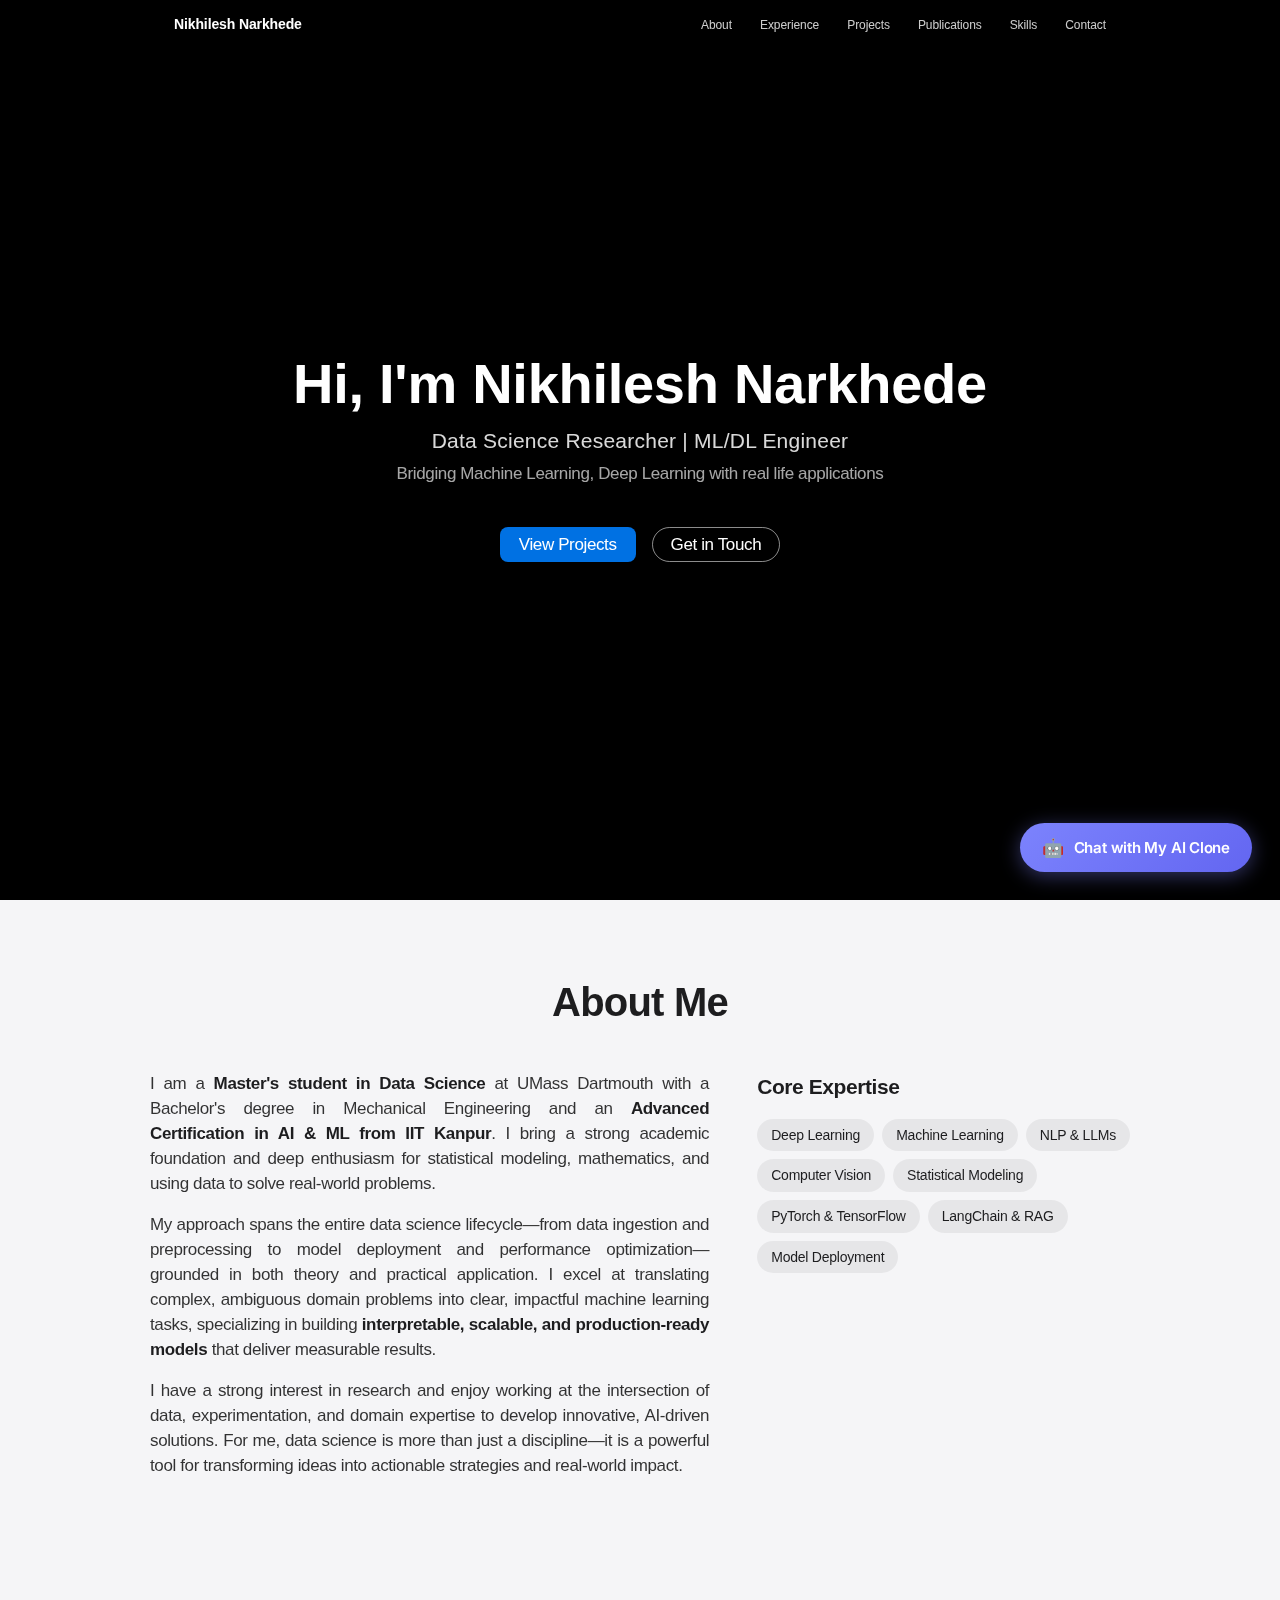
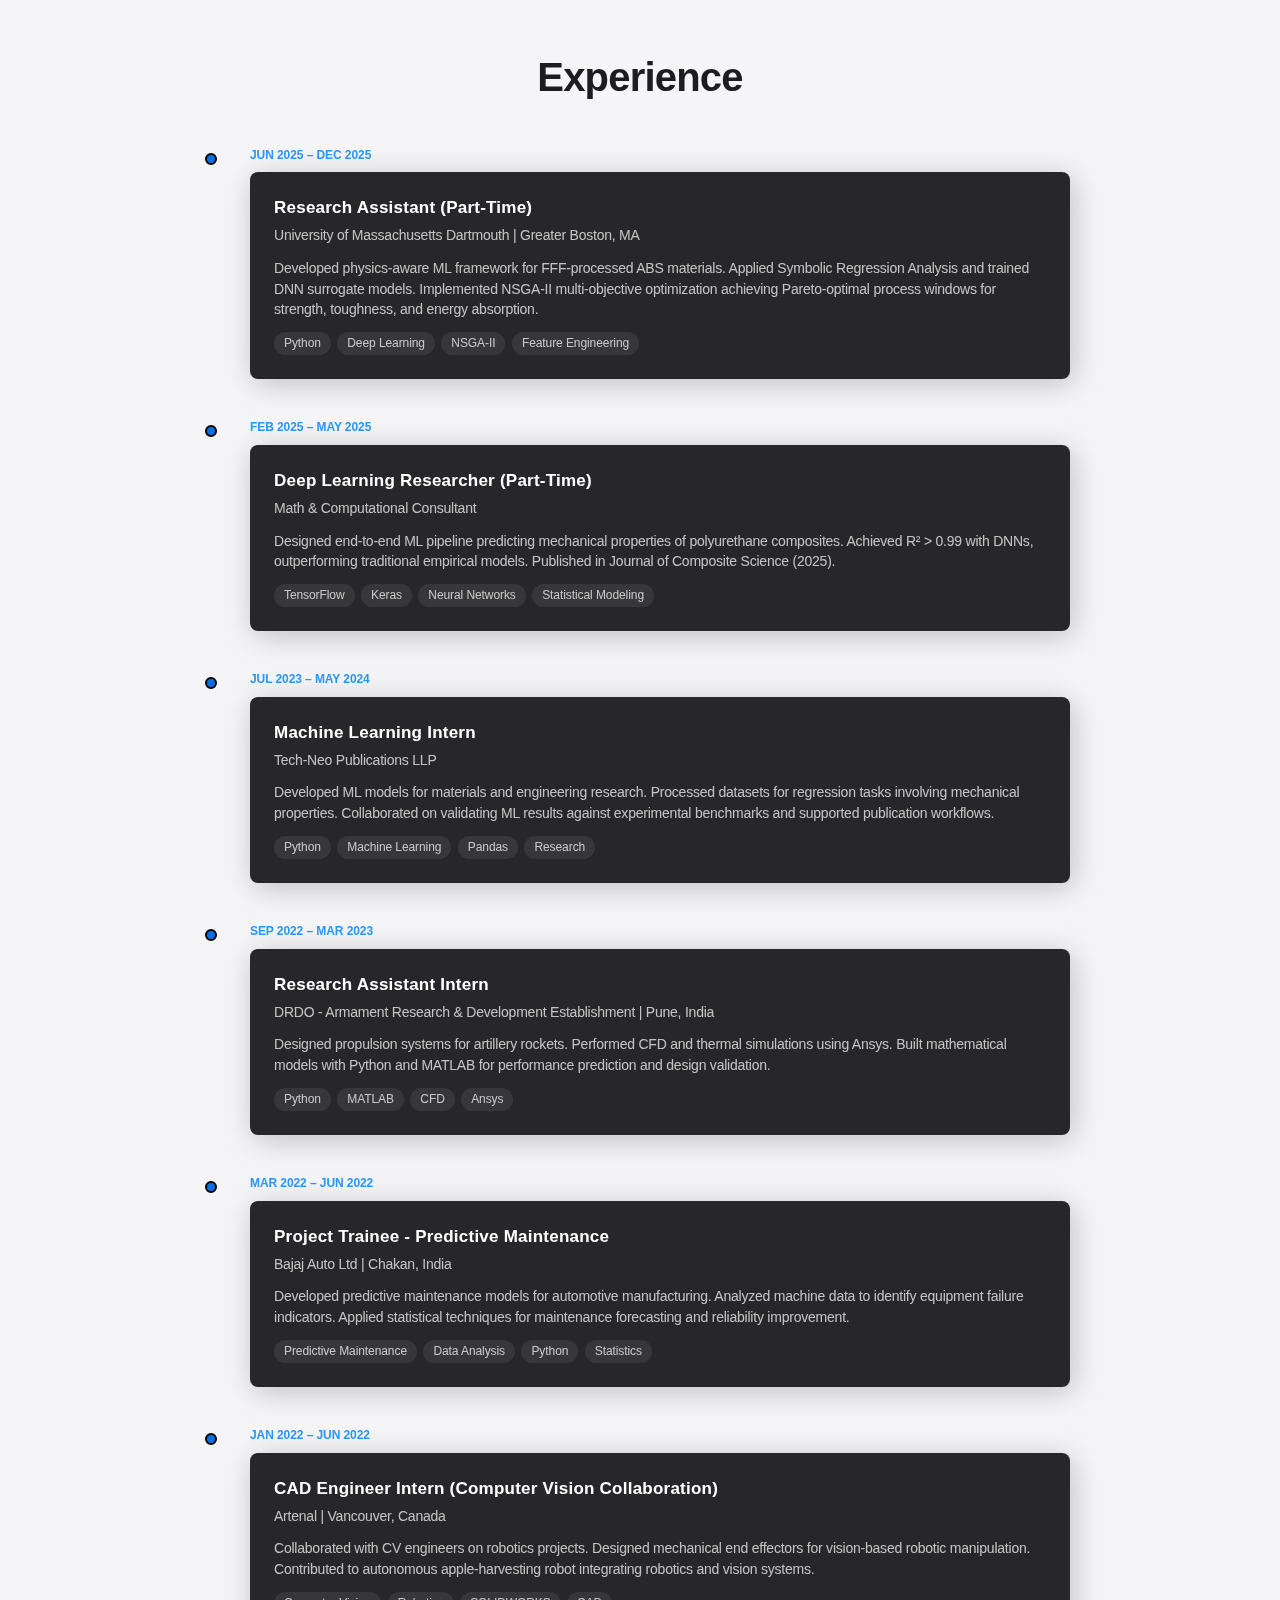
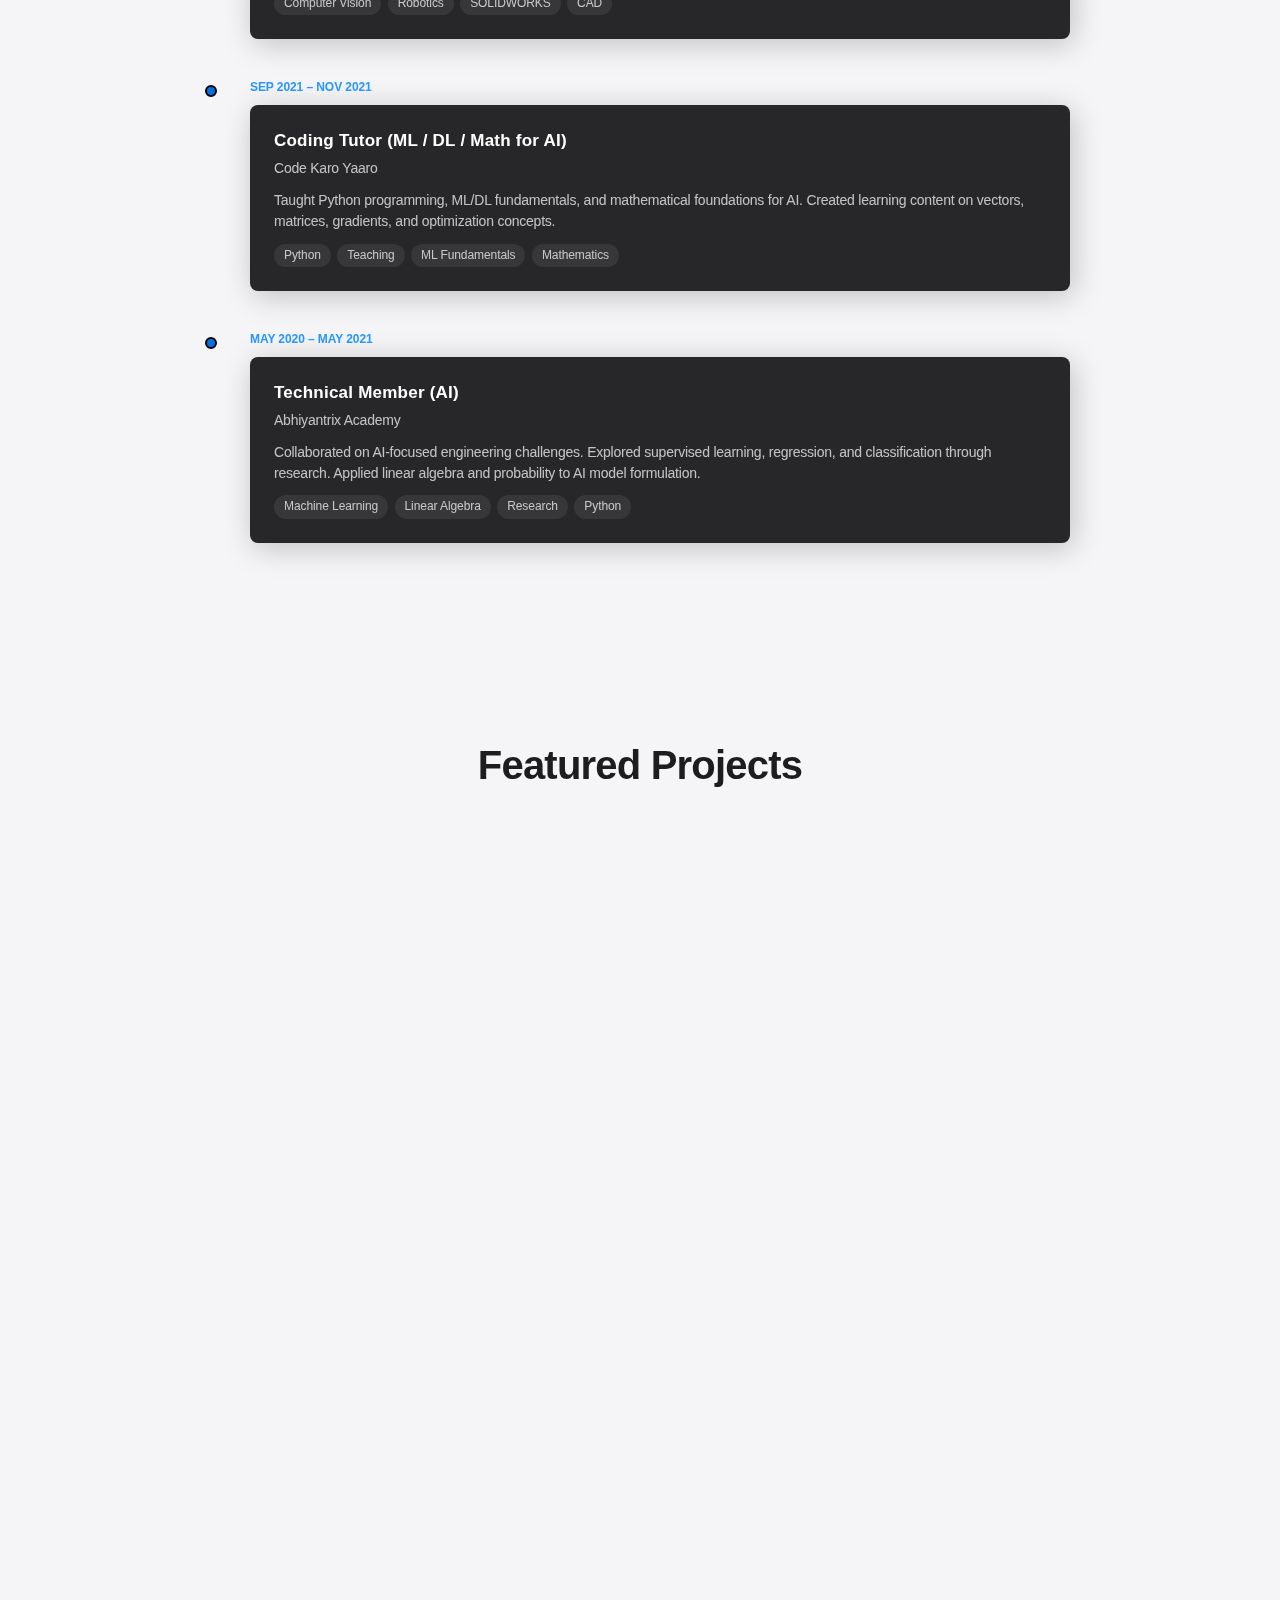
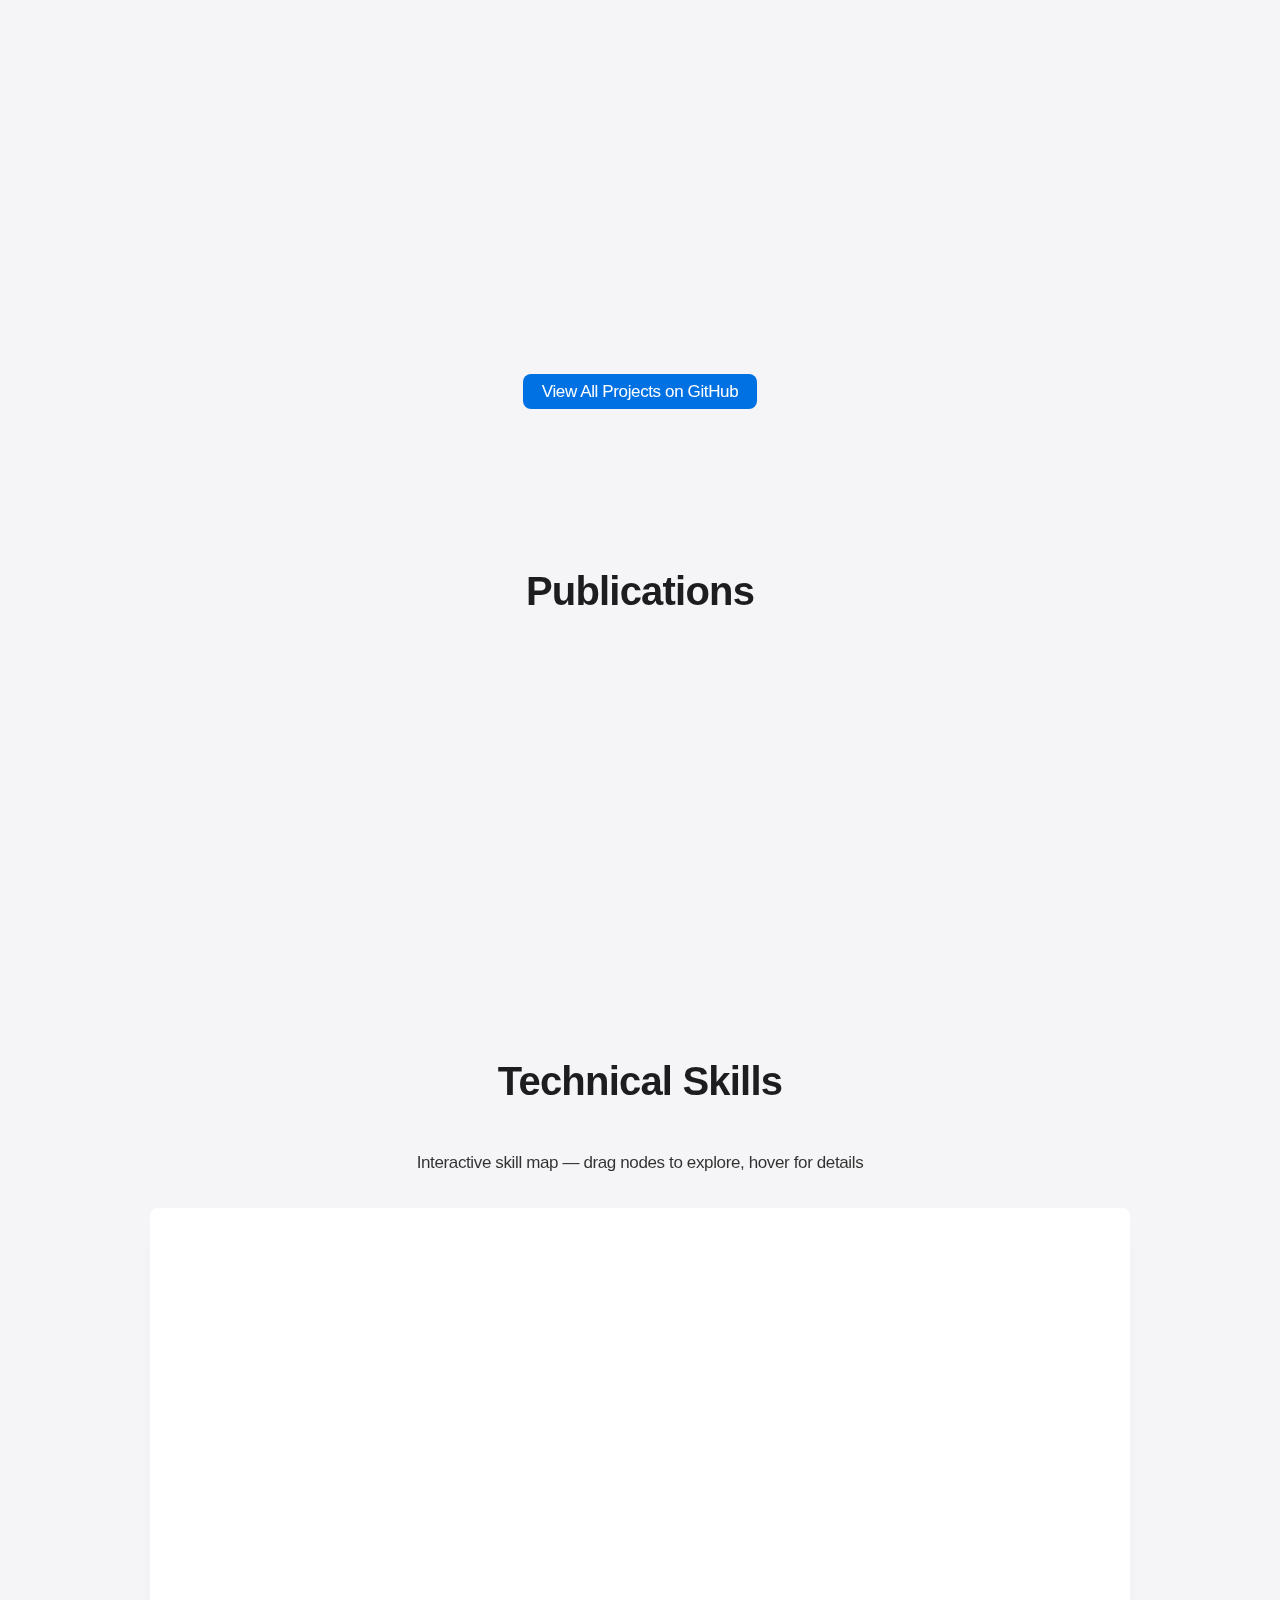
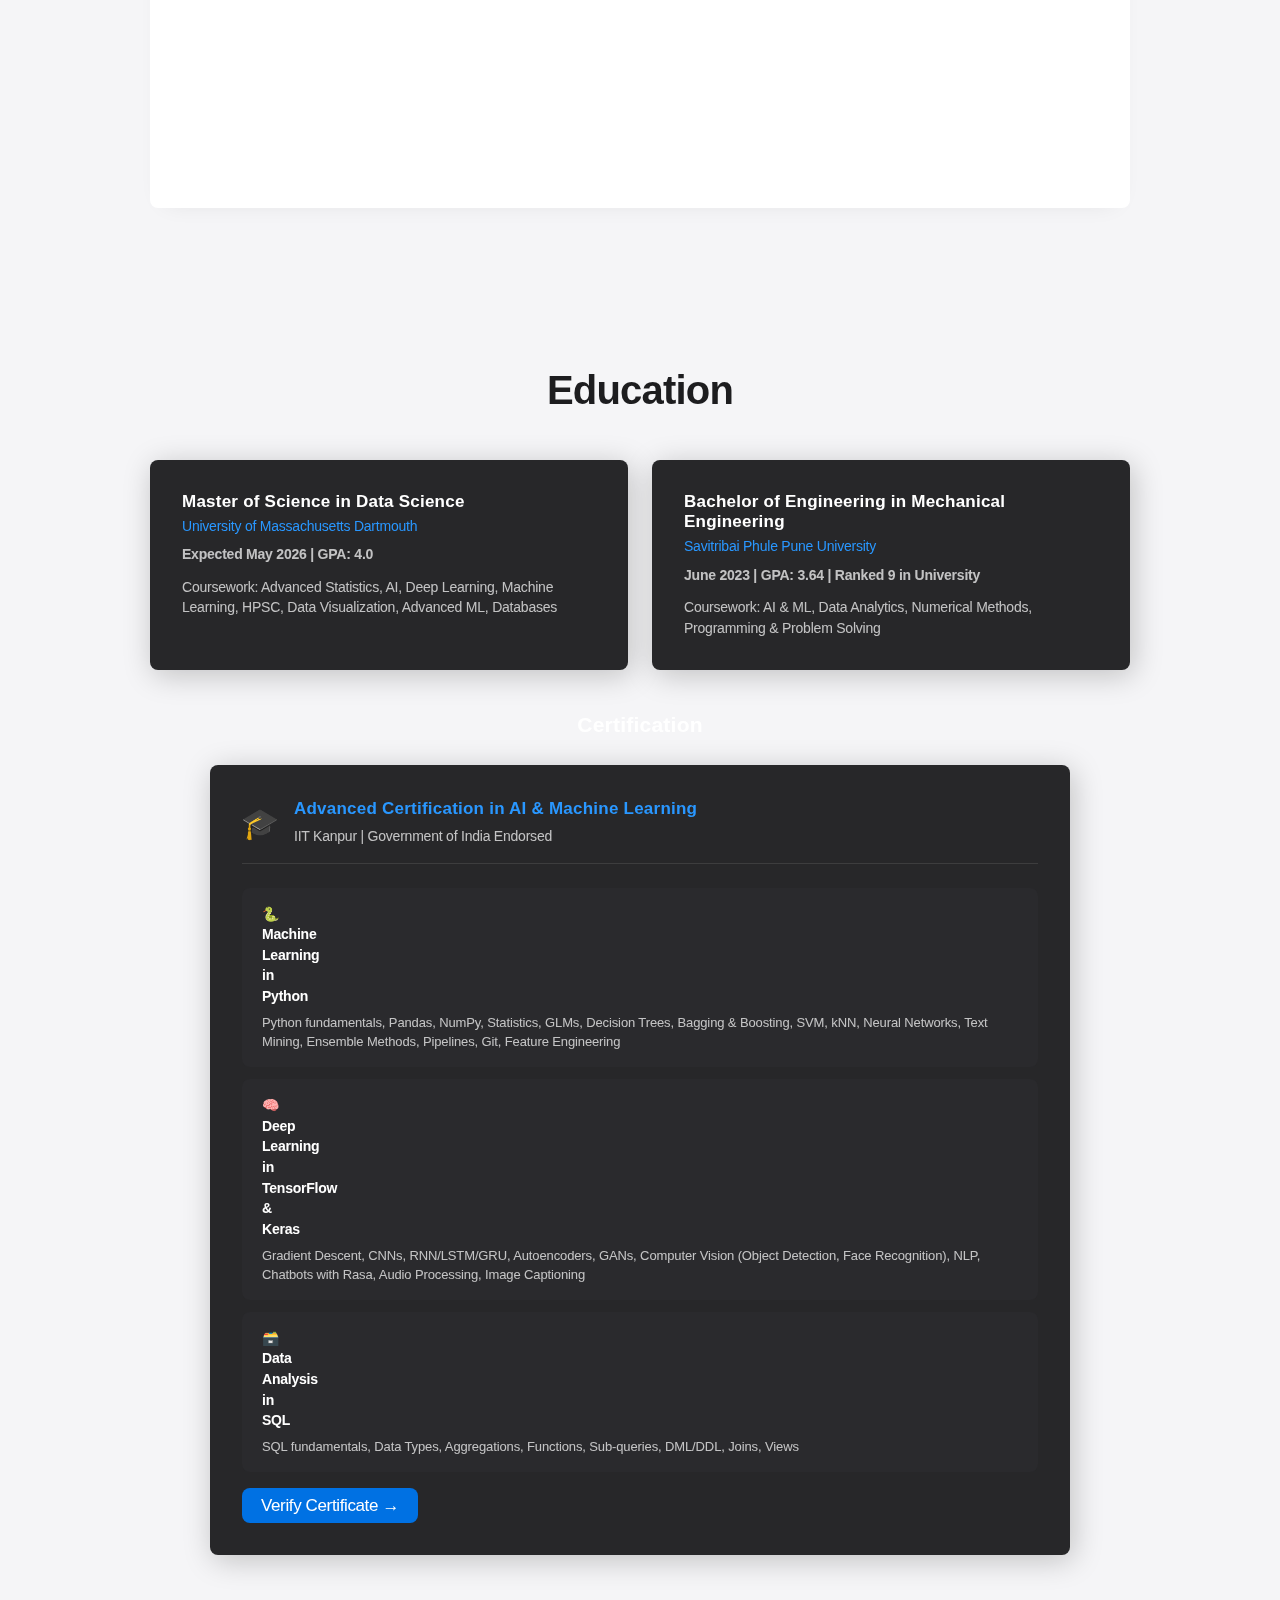
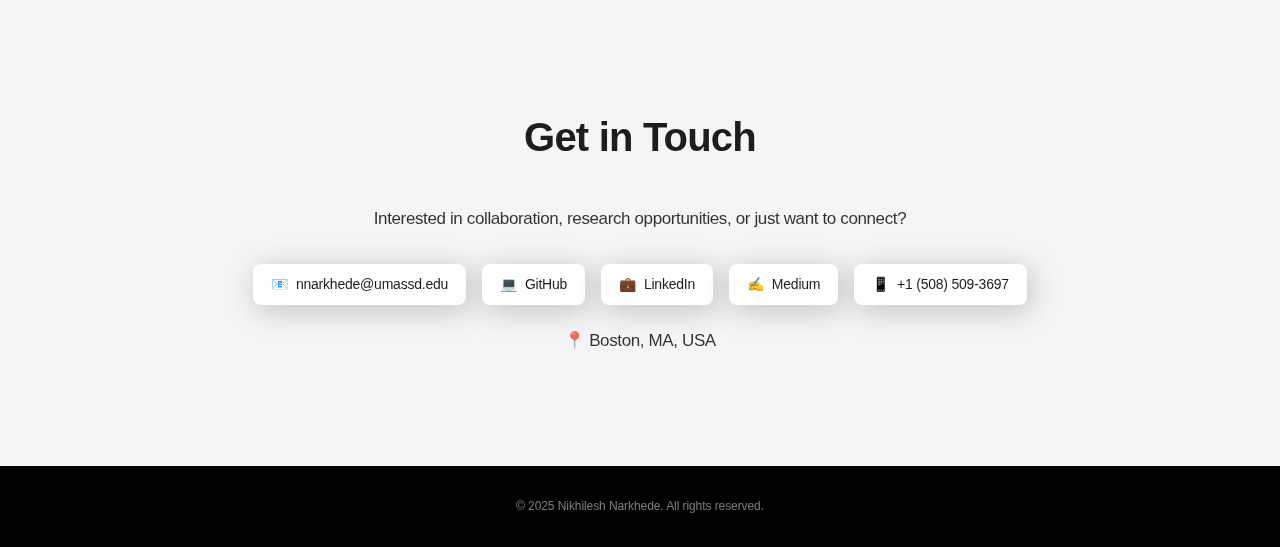
<file: index.html>
<!DOCTYPE html>
<html lang="en">
<head>
    <meta charset="UTF-8">
    <meta name="viewport" content="width=device-width, initial-scale=1.0">
    <meta name="description" content="Nikhilesh Narkhede - Data Science Researcher | ML/DL Engineer ">
    <title>Nikhilesh Narkhede | Portfolio</title>
    <link rel="stylesheet" href="assets/css/style.css">
    <link rel="preconnect" href="https://fonts.googleapis.com">
    <link rel="preconnect" href="https://fonts.gstatic.com" crossorigin>
    <link href="https://fonts.googleapis.com/css2?family=Inter:wght@300;400;500;600;700&display=swap" rel="stylesheet">
    <script src="https://d3js.org/d3.v7.min.js"></script>
</head>
<body>
    <nav class="navbar">
        <div class="nav-container">
            <a href="#" class="nav-logo">Nikhilesh Narkhede</a>
            <ul class="nav-menu">
                <li><a href="#about">About</a></li>
                <li><a href="#experience">Experience</a></li>
                <li><a href="#projects">Projects</a></li>
                <li><a href="#publications">Publications</a></li>
                <li><a href="#skills">Skills</a></li>
                <li><a href="#contact">Contact</a></li>
            </ul>
            <div class="hamburger">
                <span></span>
                <span></span>
                <span></span>
            </div>
        </div>
    </nav>

    <header class="hero">
        <div class="hero-content">
            <h1>Hi, I'm <span class="highlight">Nikhilesh Narkhede</span></h1>
            <p class="tagline">Data Science Researcher | ML/DL Engineer</p>
            <p class="subtitle">Bridging Machine Learning, Deep Learning with real life applications</p>
            <div class="cta-buttons">
                <a href="#projects" class="btn btn-primary">View Projects</a>
                <a href="#contact" class="btn btn-secondary">Get in Touch</a>
            </div>
        </div>
    </header>

    <section id="about" class="section">
        <div class="container">
            <h2 class="section-title">About Me</h2>
            <div class="about-content">
                <div class="about-text">
                    <p>I am a <strong>Master's student in Data Science</strong> at UMass Dartmouth with a Bachelor's degree in Mechanical Engineering and an <strong><a href="https://verify.eicta.digitalcredentials.in/65e424b5-68ff-44eb-b974-fc73e27add6c" target="_blank" style="color: var(--warm-coral);">Advanced Certification in AI & ML from IIT Kanpur</a></strong>. I bring a strong academic foundation and deep enthusiasm for statistical modeling, mathematics, and using data to solve real-world problems.</p>
                    <p>My approach spans the entire data science lifecycle—from data ingestion and preprocessing to model deployment and performance optimization—grounded in both theory and practical application. I excel at translating complex, ambiguous domain problems into clear, impactful machine learning tasks, specializing in building <strong>interpretable, scalable, and production-ready models</strong> that deliver measurable results.</p>
                    <p>I have a strong interest in research and enjoy working at the intersection of data, experimentation, and domain expertise to develop innovative, AI-driven solutions. For me, data science is more than just a discipline—it is a powerful tool for transforming ideas into actionable strategies and real-world impact.</p>
                </div>
                <div class="skills">
                    <h3>Core Expertise</h3>
                    <div class="skill-tags">
                        <span>Deep Learning</span>
                        <span>Machine Learning</span>
                        <span>NLP & LLMs</span>
                        <span>Computer Vision</span>
                        <span>Statistical Modeling</span>
                        <span>PyTorch & TensorFlow</span>
                        <span>LangChain & RAG</span>
                        <span>Model Deployment</span>
                    </div>
                </div>
            </div>
        </div>
    </section>

    <section id="experience" class="section section-alt">
        <div class="container">
            <h2 class="section-title">Experience</h2>
            <div class="timeline">
                <div class="timeline-item">
                    <div class="timeline-date">Jun 2025 – Dec 2025</div>
                    <div class="timeline-content">
                        <h3>Research Assistant (Part-Time)</h3>
                        <h4>University of Massachusetts Dartmouth | Greater Boston, MA</h4>
                        <p>Developed physics-aware ML framework for FFF-processed ABS materials. Applied Symbolic Regression Analysis and trained DNN surrogate models. Implemented NSGA-II multi-objective optimization achieving Pareto-optimal process windows for strength, toughness, and energy absorption.</p>
                        <div class="exp-tags">
                            <span>Python</span>
                            <span>Deep Learning</span>
                            <span>NSGA-II</span>
                            <span>Feature Engineering</span>
                        </div>
                    </div>
                </div>
                <div class="timeline-item">
                    <div class="timeline-date">Feb 2025 – May 2025</div>
                    <div class="timeline-content">
                        <h3>Deep Learning Researcher (Part-Time)</h3>
                        <h4>Math & Computational Consultant</h4>
                        <p>Designed end-to-end ML pipeline predicting mechanical properties of polyurethane composites. Achieved R² > 0.99 with DNNs, outperforming traditional empirical models. Published in Journal of Composite Science (2025).</p>
                        <div class="exp-tags">
                            <span>TensorFlow</span>
                            <span>Keras</span>
                            <span>Neural Networks</span>
                            <span>Statistical Modeling</span>
                        </div>
                    </div>
                </div>
                <div class="timeline-item">
                    <div class="timeline-date">Jul 2023 – May 2024</div>
                    <div class="timeline-content">
                        <h3>Machine Learning Intern</h3>
                        <h4>Tech-Neo Publications LLP</h4>
                        <p>Developed ML models for materials and engineering research. Processed datasets for regression tasks involving mechanical properties. Collaborated on validating ML results against experimental benchmarks and supported publication workflows.</p>
                        <div class="exp-tags">
                            <span>Python</span>
                            <span>Machine Learning</span>
                            <span>Pandas</span>
                            <span>Research</span>
                        </div>
                    </div>
                </div>
                <div class="timeline-item">
                    <div class="timeline-date">Sep 2022 – Mar 2023</div>
                    <div class="timeline-content">
                        <h3>Research Assistant Intern</h3>
                        <h4>DRDO - Armament Research & Development Establishment | Pune, India</h4>
                        <p>Designed propulsion systems for artillery rockets. Performed CFD and thermal simulations using Ansys. Built mathematical models with Python and MATLAB for performance prediction and design validation.</p>
                        <div class="exp-tags">
                            <span>Python</span>
                            <span>MATLAB</span>
                            <span>CFD</span>
                            <span>Ansys</span>
                        </div>
                    </div>
                </div>
                <div class="timeline-item">
                    <div class="timeline-date">Mar 2022 – Jun 2022</div>
                    <div class="timeline-content">
                        <h3>Project Trainee - Predictive Maintenance</h3>
                        <h4>Bajaj Auto Ltd | Chakan, India</h4>
                        <p>Developed predictive maintenance models for automotive manufacturing. Analyzed machine data to identify equipment failure indicators. Applied statistical techniques for maintenance forecasting and reliability improvement.</p>
                        <div class="exp-tags">
                            <span>Predictive Maintenance</span>
                            <span>Data Analysis</span>
                            <span>Python</span>
                            <span>Statistics</span>
                        </div>
                    </div>
                </div>
                <div class="timeline-item">
                    <div class="timeline-date">Jan 2022 – Jun 2022</div>
                    <div class="timeline-content">
                        <h3>CAD Engineer Intern (Computer Vision Collaboration)</h3>
                        <h4>Artenal | Vancouver, Canada</h4>
                        <p>Collaborated with CV engineers on robotics projects. Designed mechanical end effectors for vision-based robotic manipulation. Contributed to autonomous apple-harvesting robot integrating robotics and vision systems.</p>
                        <div class="exp-tags">
                            <span>Computer Vision</span>
                            <span>Robotics</span>
                            <span>SOLIDWORKS</span>
                            <span>CAD</span>
                        </div>
                    </div>
                </div>
                <div class="timeline-item">
                    <div class="timeline-date">Sep 2021 – Nov 2021</div>
                    <div class="timeline-content">
                        <h3>Coding Tutor (ML / DL / Math for AI)</h3>
                        <h4>Code Karo Yaaro</h4>
                        <p>Taught Python programming, ML/DL fundamentals, and mathematical foundations for AI. Created learning content on vectors, matrices, gradients, and optimization concepts.</p>
                        <div class="exp-tags">
                            <span>Python</span>
                            <span>Teaching</span>
                            <span>ML Fundamentals</span>
                            <span>Mathematics</span>
                        </div>
                    </div>
                </div>
                <div class="timeline-item">
                    <div class="timeline-date">May 2020 – May 2021</div>
                    <div class="timeline-content">
                        <h3>Technical Member (AI)</h3>
                        <h4>Abhiyantrix Academy</h4>
                        <p>Collaborated on AI-focused engineering challenges. Explored supervised learning, regression, and classification through research. Applied linear algebra and probability to AI model formulation.</p>
                        <div class="exp-tags">
                            <span>Machine Learning</span>
                            <span>Linear Algebra</span>
                            <span>Research</span>
                            <span>Python</span>
                        </div>
                    </div>
                </div>
            </div>
        </div>
    </section>

    <section id="projects" class="section">
        <div class="container">
            <h2 class="section-title">Featured Projects</h2>
            <div class="projects-grid">
                <div class="project-card">
                    <h3>🤖 Job Application Assistant</h3>
                    <p>LLM-powered AI application automating resume customization and cover letter generation using prompt engineering and NLP pipelines.</p>
                    <div class="project-tags">
                        <span>LLMs</span>
                        <span>NLP</span>
                        <span>Prompt Engineering</span>
                    </div>
                    <a href="projects/job-application-assistant.html" class="project-link">View Details →</a>
                </div>
                <div class="project-card">
                    <h3>💬 Chat with YouTube Videos</h3>
                    <p>RAG-based conversational AI enabling Q&A over video transcripts using FAISS, ChromaDB, and LangChain with OpenAI/Anthropic APIs.</p>
                    <div class="project-tags">
                        <span>RAG</span>
                        <span>LangChain</span>
                        <span>Vector DB</span>
                    </div>
                    <a href="projects/chat-youtube-videos.html" class="project-link">View Details →</a>
                </div>
                <div class="project-card">
                    <h3>📈 Real-Time Market Prediction</h3>
                    <p>LSTM + NLP system predicting S&P 500 momentum by combining price data with financial news sentiment analysis.</p>
                    <div class="project-tags">
                        <span>LSTM</span>
                        <span>NLP</span>
                        <span>Time Series</span>
                    </div>
                    <a href="projects/market-sentiment-prediction.html" class="project-link">View Details →</a>
                </div>
                <div class="project-card">
                    <h3>📝 NLP Text Classification & Sentiment</h3>
                    <p>NLP pipelines for spam detection, sentiment classification, and complaint resolution using GloVe, FastText embeddings and LSTM networks.</p>
                    <div class="project-tags">
                        <span>NLP</span>
                        <span>LSTM</span>
                        <span>Word Embeddings</span>
                    </div>
                    <a href="projects/nlp-text-classification.html" class="project-link">View Details →</a>
                </div>
                <div class="project-card">
                    <h3>🎵 Music Genre Classification</h3>
                    <p>High-performance deep learning pipeline using CNN, RNN, LSTM on spectrograms with parallel computing for accelerated training.</p>
                    <div class="project-tags">
                        <span>CNN</span>
                        <span>Signal Processing</span>
                        <span>HPC</span>
                    </div>
                    <a href="projects/music-genre-classification.html" class="project-link">View Details →</a>
                </div>
                <div class="project-card">
                    <h3>📦 Supply Chain Tracker</h3>
                    <p>Full-stack supply chain management app with real-time dashboards, role-based access, and analytics using Streamlit and Plotly.</p>
                    <div class="project-tags">
                        <span>Streamlit</span>
                        <span>Plotly</span>
                        <span>Data Engineering</span>
                    </div>
                    <a href="projects/supply-chain-tracker.html" class="project-link">View Details →</a>
                </div>
                <div class="project-card">
                    <h3>💰 Credit Risk Prediction</h3>
                    <p>Loan default prediction using LightGBM, CatBoost, and FFN neural networks with comprehensive feature engineering.</p>
                    <div class="project-tags">
                        <span>ML</span>
                        <span>LightGBM</span>
                        <span>Finance</span>
                    </div>
                    <a href="projects/credit-risk-prediction.html" class="project-link">View Details →</a>
                </div>
                <div class="project-card">
                    <h3>📊 Business & Industrial Forecasting</h3>
                    <p>ML pipelines for customer subscription, emission prediction, interest rate forecasting, and counterfeit medicine sales analysis.</p>
                    <div class="project-tags">
                        <span>FFN</span>
                        <span>Regression</span>
                        <span>Classification</span>
                    </div>
                    <a href="projects/ml-business-forecasting.html" class="project-link">View Details →</a>
                </div>
                <div class="project-card">
                    <h3>👁️ Computer Vision Systems</h3>
                    <p>CNN pipelines for face detection, transfer learning, MNIST classification, and medical image diagnosis from X-rays.</p>
                    <div class="project-tags">
                        <span>CNN</span>
                        <span>Transfer Learning</span>
                        <span>MTCNN</span>
                    </div>
                    <a href="projects/computer-vision.html" class="project-link">View Details →</a>
                </div>
                <div class="project-card">
                    <h3>📈 Data Engineering & Visualization</h3>
                    <p>Interactive dashboards, supply chain tracking, multi-view visualizations, and CT scan analysis using D3.js, Streamlit, Plotly.</p>
                    <div class="project-tags">
                        <span>D3.js</span>
                        <span>Streamlit</span>
                        <span>Plotly</span>
                    </div>
                    <a href="projects/data-engineering-visualization.html" class="project-link">View Details →</a>
                </div>
            </div>
            <div class="more-projects">
                <a href="https://github.com/nikhileshnarkhede?tab=repositories" target="_blank" class="btn btn-primary">View All Projects on GitHub</a>
            </div>
        </div>
    </section>

    <section id="publications" class="section section-alt">
        <div class="container">
            <h2 class="section-title">Publications</h2>
            <div class="publications-list">
                <div class="publication-item">
                    <h3>Prediction of Mechanical and Fracture Properties of Lightweight Polyurethane Composites Using Machine Learning Methods</h3>
                    <p class="pub-venue">Journal of Composite Science, 2025</p>
                    <p>Developed ML models achieving R² > 0.99 for predicting mechanical properties of polyurethane composites, outperforming traditional empirical approaches.</p>
                    <a href="https://doi.org/10.3390/jcs9060271" target="_blank" class="project-link">Read Paper →</a>
                </div>
            </div>
        </div>
    </section>

    <section id="skills" class="section">
        <div class="container">
            <h2 class="section-title">Technical Skills</h2>
            <p class="skills-subtitle">Interactive skill map — drag nodes to explore, hover for details</p>
            <div id="skills-graph"></div>
            <div id="skill-tooltip"></div>
        </div>
    </section>

    <section id="education" class="section section-alt">
        <div class="container">
            <h2 class="section-title">Education</h2>
            <div class="education-grid">
                <div class="education-card">
                    <h3>Master of Science in Data Science</h3>
                    <h4>University of Massachusetts Dartmouth</h4>
                    <p class="edu-date">Expected May 2026 | GPA: 4.0</p>
                    <p>Coursework: Advanced Statistics, AI, Deep Learning, Machine Learning, HPSC, Data Visualization, Advanced ML, Databases</p>
                </div>
                <div class="education-card">
                    <h3>Bachelor of Engineering in Mechanical Engineering</h3>
                    <h4>Savitribai Phule Pune University</h4>
                    <p class="edu-date">June 2023 | GPA: 3.64 | Ranked 9 in University</p>
                    <p>Coursework: AI & ML, Data Analytics, Numerical Methods, Programming & Problem Solving</p>
                </div>
            </div>
            <div class="certification">
                <h3>Certification</h3>
                <div class="cert-card">
                    <div class="cert-header">
                        <span class="cert-icon">🎓</span>
                        <div>
                            <h4><a href="https://verify.eicta.digitalcredentials.in/65e424b5-68ff-44eb-b974-fc73e27add6c" target="_blank">Advanced Certification in AI & Machine Learning</a></h4>
                            <p class="cert-issuer">IIT Kanpur | Government of India Endorsed</p>
                        </div>
                    </div>
                    <div class="cert-modules">
                        <div class="cert-module">
                            <h5>🐍 Machine Learning in Python</h5>
                            <p>Python fundamentals, Pandas, NumPy, Statistics, GLMs, Decision Trees, Bagging & Boosting, SVM, kNN, Neural Networks, Text Mining, Ensemble Methods, Pipelines, Git, Feature Engineering</p>
                        </div>
                        <div class="cert-module">
                            <h5>🧠 Deep Learning in TensorFlow & Keras</h5>
                            <p>Gradient Descent, CNNs, RNN/LSTM/GRU, Autoencoders, GANs, Computer Vision (Object Detection, Face Recognition), NLP, Chatbots with Rasa, Audio Processing, Image Captioning</p>
                        </div>
                        <div class="cert-module">
                            <h5>🗃️ Data Analysis in SQL</h5>
                            <p>SQL fundamentals, Data Types, Aggregations, Functions, Sub-queries, DML/DDL, Joins, Views</p>
                        </div>
                    </div>
                    <a href="https://verify.eicta.digitalcredentials.in/65e424b5-68ff-44eb-b974-fc73e27add6c" target="_blank" class="btn btn-primary" style="margin-top: 1rem;">Verify Certificate →</a>
                </div>
            </div>
        </div>
    </section>

    <section id="contact" class="section">
        <div class="container">
            <h2 class="section-title">Get in Touch</h2>
            <div class="contact-content">
                <p>Interested in collaboration, research opportunities, or just want to connect?</p>
                <div class="contact-links">
                    <a href="mailto:nnarkhede@umassd.edu" class="contact-link">
                        <span class="icon">📧</span>
                        nnarkhede@umassd.edu
                    </a>
                    <a href="https://github.com/nikhileshnarkhede" target="_blank" class="contact-link">
                        <span class="icon">💻</span>
                        GitHub
                    </a>
                    <a href="https://www.linkedin.com/in/nikhileshnarkhede" target="_blank" class="contact-link">
                        <span class="icon">💼</span>
                        LinkedIn
                    </a>
                    <a href="https://medium.com/@narkhede.nikhilesh" target="_blank" class="contact-link">
                        <span class="icon">✍️</span>
                        Medium
                    </a>
                    <a href="tel:+15085093697" class="contact-link">
                        <span class="icon">📱</span>
                        +1 (508) 509-3697
                    </a>
                </div>
                <p class="location">📍 Boston, MA, USA</p>
            </div>
        </div>
    </section>

    <footer class="footer">
        <p>&copy; 2025 Nikhilesh Narkhede. All rights reserved.</p>
    </footer>

    <!-- Chatbot Floating Button & Modal -->
    <button id="chatbot-btn" onclick="document.getElementById('chatbot-modal').style.display='flex'" title="Chat with me!">
        <span class="chat-icon">🤖</span>
        <span class="chat-label">Chat with My AI Clone</span>
    </button>

    <div id="chatbot-modal">
        <div id="chatbot-header">
            <span>🤖 Chat with My AI Clone</span>
            <button id="chatbot-close" onclick="document.getElementById('chatbot-modal').style.display='none'">&times;</button>
        </div>
        <iframe
            src="https://nikhileshportfoliochatbot.streamlit.app/?embed=true"
            id="chatbot-iframe"
            title="Chat with Nikhilesh"
            allow="camera;microphone"
        ></iframe>
    </div>

    <style>
        /* Floating Button */
        #chatbot-btn {
            position: fixed;
            bottom: 28px;
            right: 28px;
            background: linear-gradient(135deg, #7c83fd, #6366f1);
            color: #fff;
            border: none;
            border-radius: 50px;
            padding: 14px 22px;
            font-size: 15px;
            font-weight: 600;
            cursor: pointer;
            display: flex;
            align-items: center;
            gap: 10px;
            box-shadow: 0 4px 20px rgba(124, 131, 253, 0.4);
            transition: all 0.3s ease;
            z-index: 999;
            font-family: 'Inter', sans-serif;
        }
        #chatbot-btn:hover {
            transform: translateY(-2px) scale(1.03);
            box-shadow: 0 6px 28px rgba(124, 131, 253, 0.55);
        }
        .chat-icon {
            font-size: 18px;
        }

        /* Modal */
        #chatbot-modal {
            display: none;
            position: fixed;
            bottom: 24px;
            right: 24px;
            width: 400px;
            max-width: 92vw;
            height: 580px;
            background: #0f1117;
            border-radius: 16px;
            box-shadow: 0 8px 40px rgba(0,0,0,0.5);
            z-index: 1000;
            flex-direction: column;
            overflow: hidden;
            border: 1px solid #2a2d3e;
        }

        /* Modal Header */
        #chatbot-header {
            background: linear-gradient(135deg, #1e2140, #2a2d4a);
            padding: 14px 18px;
            display: flex;
            justify-content: space-between;
            align-items: center;
            color: #e0e0e0;
            font-family: 'Inter', sans-serif;
            font-size: 15px;
            font-weight: 600;
        }
        #chatbot-close {
            background: none;
            border: none;
            color: #aaa;
            font-size: 22px;
            cursor: pointer;
            line-height: 1;
            transition: color 0.2s;
        }
        #chatbot-close:hover {
            color: #fff;
        }

        /* Iframe */
        #chatbot-iframe {
            flex: 1;
            width: 100%;
            border: none;
            background: #0f1117;
        }
    </style>

    <script src="assets/js/main.js"></script>
    <script src="assets/js/skills-graph.js"></script>
</body>
</html>
</file>
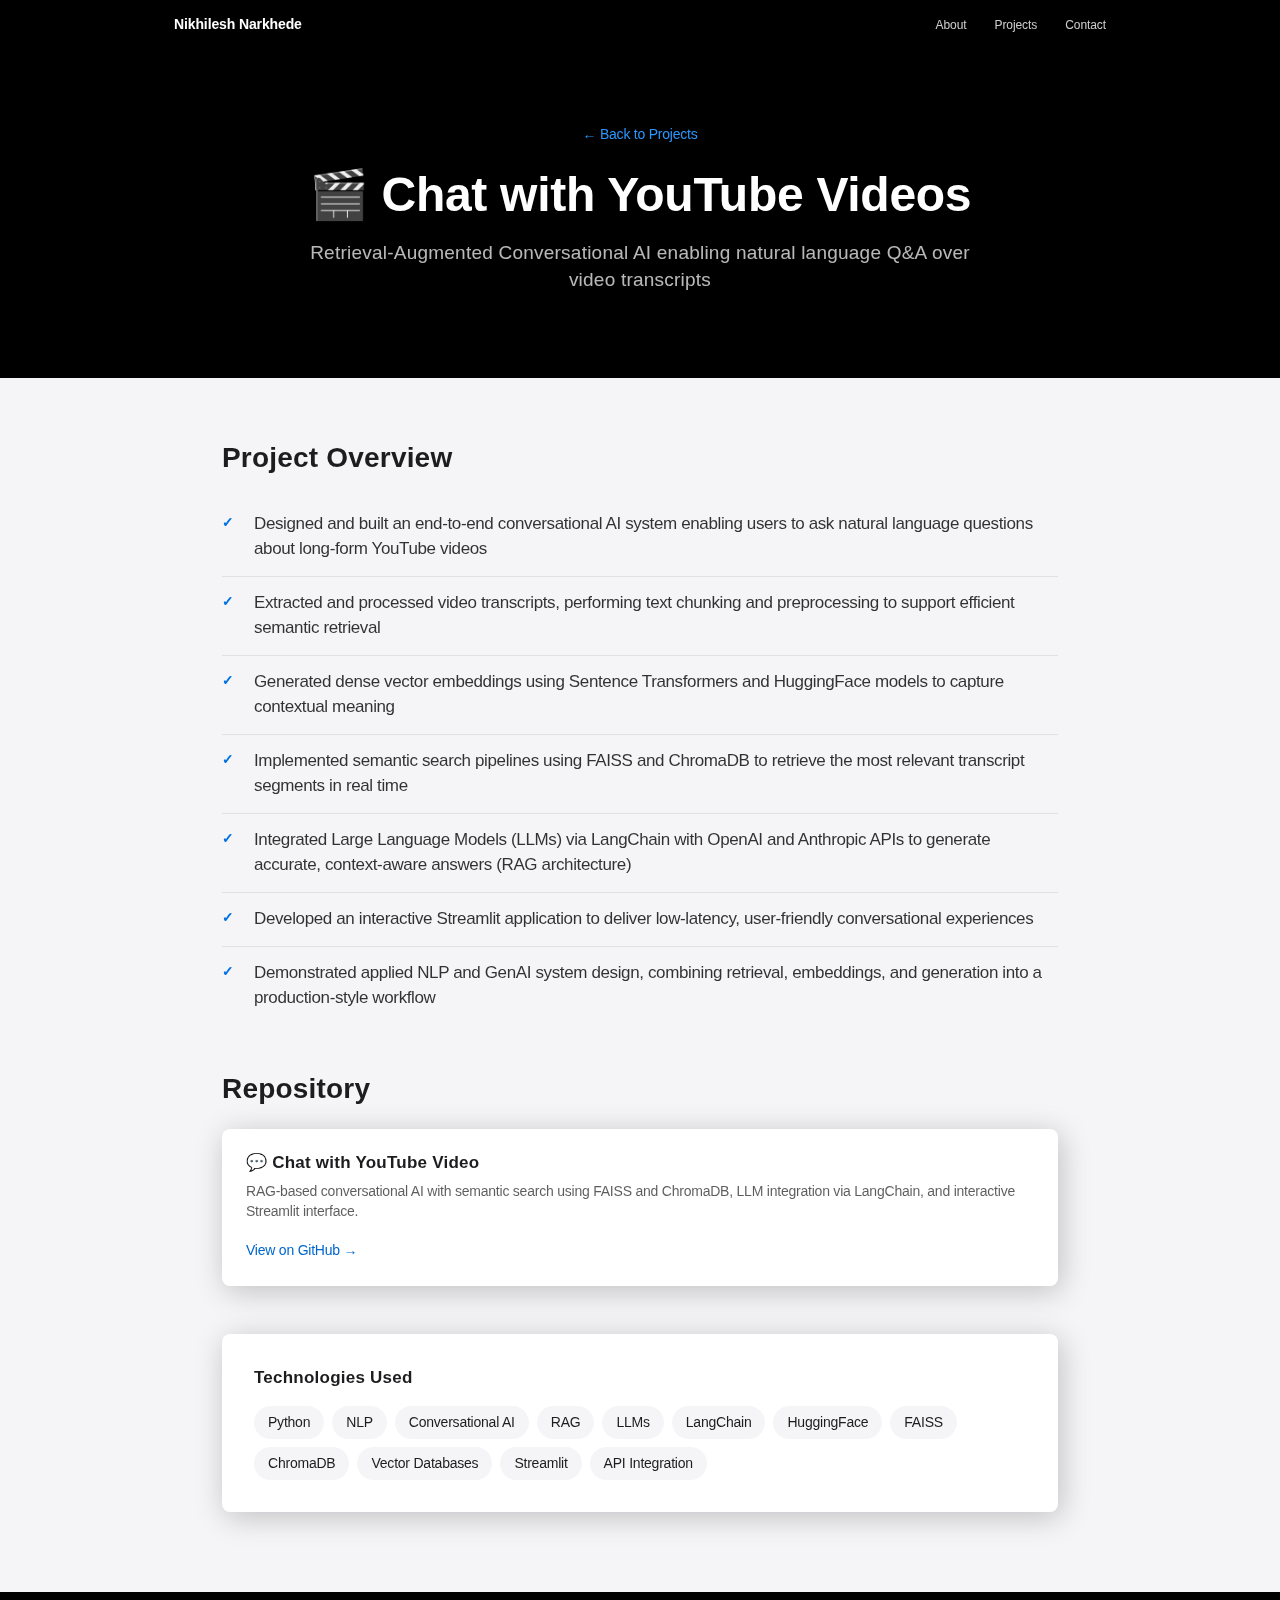
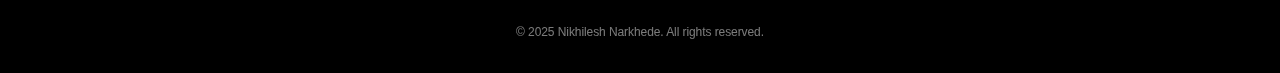
<file: projects/chat-youtube-videos.html>
﻿<!DOCTYPE html>
<html lang="en">
<head>
    <meta charset="UTF-8">
    <meta name="viewport" content="width=device-width, initial-scale=1.0">
    <title>Chat with YouTube Videos | Nikhilesh Narkhede</title>
    <link rel="stylesheet" href="../assets/css/style.css">
    <link rel="stylesheet" href="project.css">
</head>
<body>
    <nav class="navbar">
        <div class="nav-container">
            <a href="../index.html" class="nav-logo">Nikhilesh Narkhede</a>
            <ul class="nav-menu">
                <li><a href="../index.html#about">About</a></li>
                <li><a href="../index.html#projects">Projects</a></li>
                <li><a href="../index.html#contact">Contact</a></li>
            </ul>
        </div>
    </nav>

    <header class="project-hero">
        <a href="../index.html#projects" class="back-link">&larr; Back to Projects</a>
        <h1>&#x1F3AC; Chat with YouTube Videos</h1>
        <p>Retrieval-Augmented Conversational AI enabling natural language Q&amp;A over video transcripts</p>
    </header>

    <main class="project-detail">
        <section>
            <h2>Project Overview</h2>
            <ul class="highlight-list">
                <li>Designed and built an end-to-end conversational AI system enabling users to ask natural language questions about long-form YouTube videos</li>
                <li>Extracted and processed video transcripts, performing text chunking and preprocessing to support efficient semantic retrieval</li>
                <li>Generated dense vector embeddings using Sentence Transformers and HuggingFace models to capture contextual meaning</li>
                <li>Implemented semantic search pipelines using FAISS and ChromaDB to retrieve the most relevant transcript segments in real time</li>
                <li>Integrated Large Language Models (LLMs) via LangChain with OpenAI and Anthropic APIs to generate accurate, context-aware answers (RAG architecture)</li>
                <li>Developed an interactive Streamlit application to deliver low-latency, user-friendly conversational experiences</li>
                <li>Demonstrated applied NLP and GenAI system design, combining retrieval, embeddings, and generation into a production-style workflow</li>
            </ul>
        </section>

        <section>
            <h2>Repository</h2>
            <div class="repo-card">
                <h3>&#x1F4AC; Chat with YouTube Video</h3>
                <p>RAG-based conversational AI with semantic search using FAISS and ChromaDB, LLM integration via LangChain, and interactive Streamlit interface.</p>
                <a href="https://github.com/nikhileshnarkhede/Chat_with_YouTube_Video" target="_blank" class="repo-link">View on GitHub &rarr;</a>
            </div>
        </section>

        <div class="skills-section">
            <h3>Technologies Used</h3>
            <div class="tech-tags">
                <span>Python</span>
                <span>NLP</span>
                <span>Conversational AI</span>
                <span>RAG</span>
                <span>LLMs</span>
                <span>LangChain</span>
                <span>HuggingFace</span>
                <span>FAISS</span>
                <span>ChromaDB</span>
                <span>Vector Databases</span>
                <span>Streamlit</span>
                <span>API Integration</span>
            </div>
        </div>
    </main>

    <footer class="footer">
        <p>&copy; 2025 Nikhilesh Narkhede. All rights reserved.</p>
    </footer>
</body>
</html>
</file>
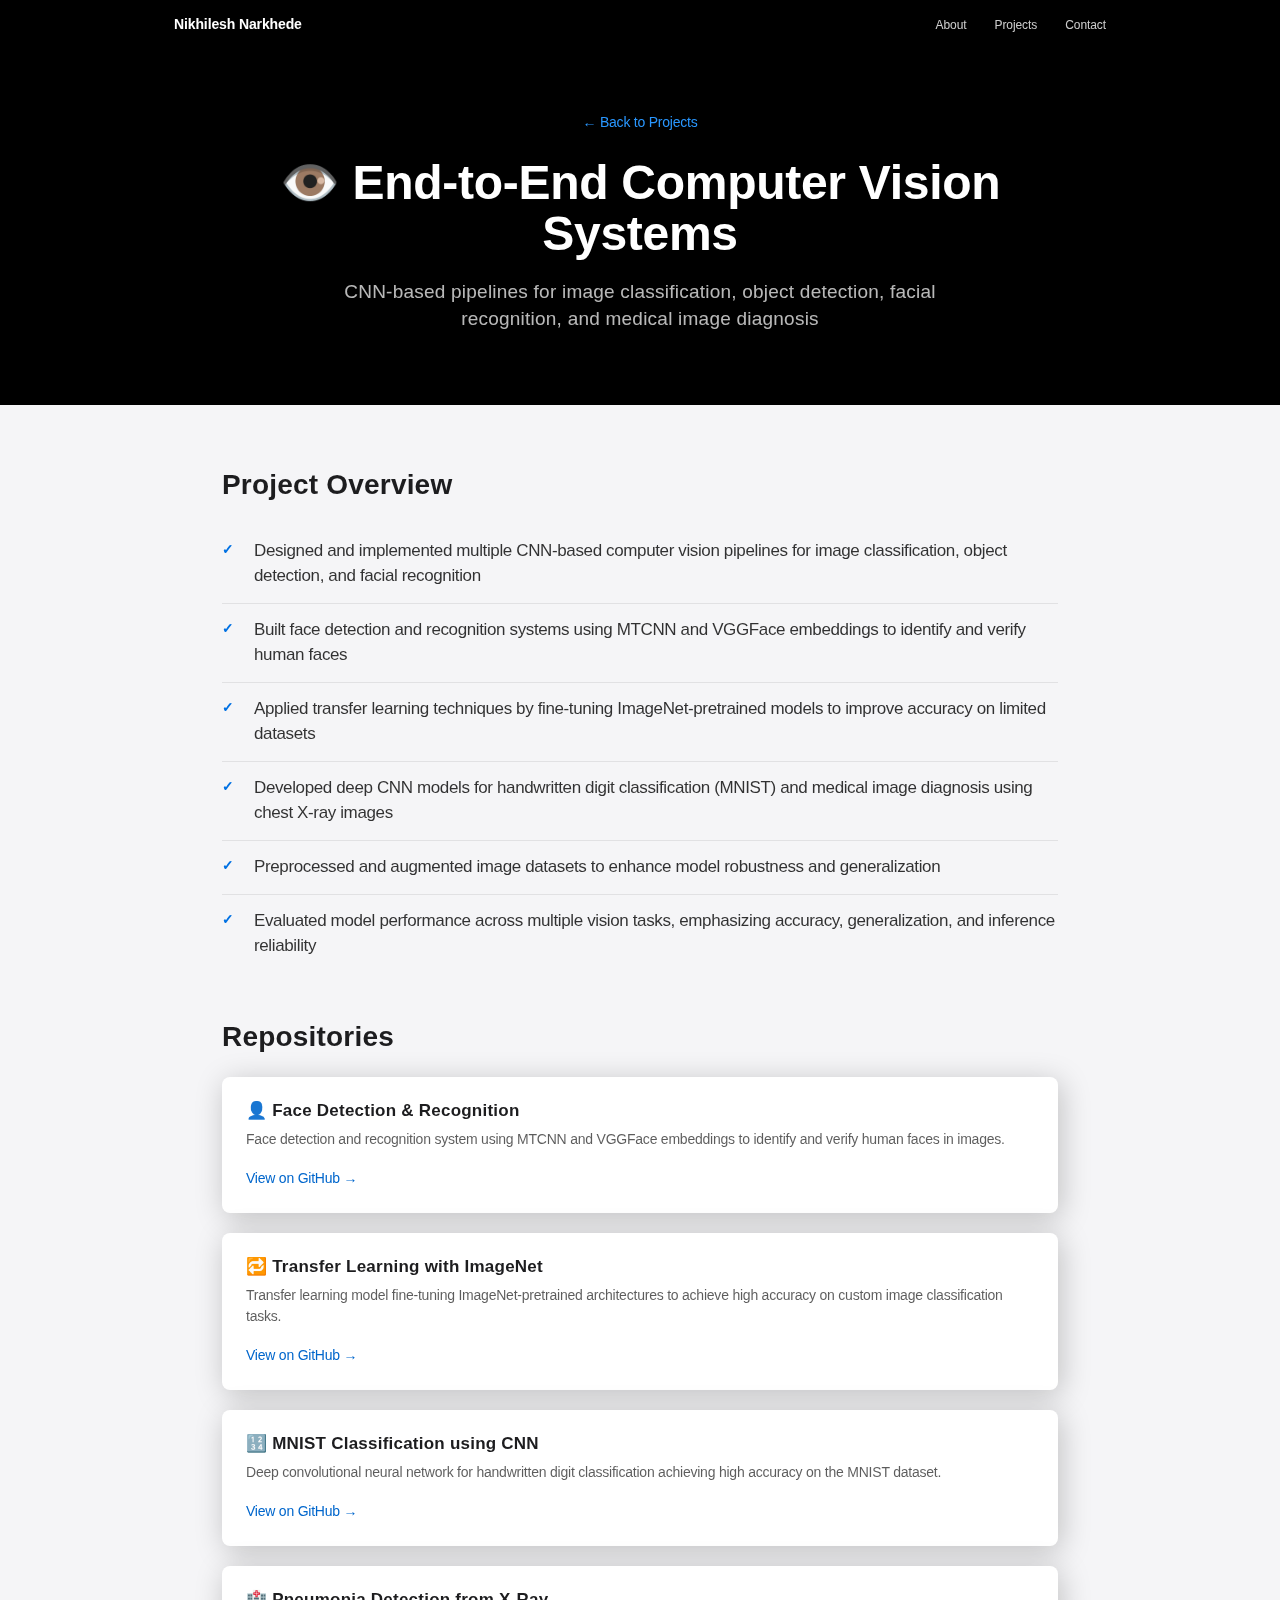
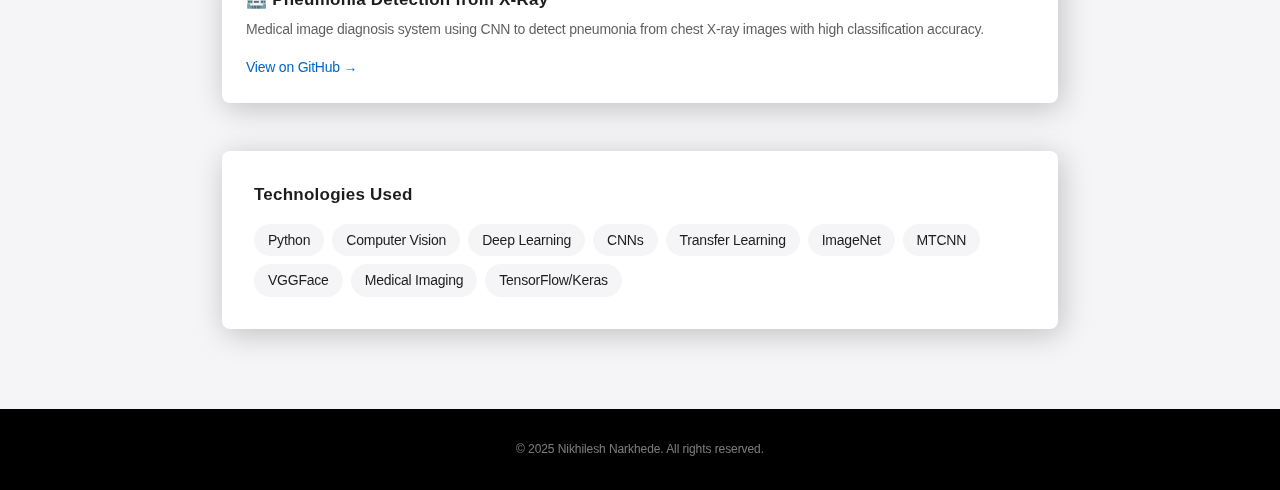
<file: projects/computer-vision.html>
﻿<!DOCTYPE html>
<html lang="en">
<head>
    <meta charset="UTF-8">
    <meta name="viewport" content="width=device-width, initial-scale=1.0">
    <title>Computer Vision Systems | Nikhilesh Narkhede</title>
    <link rel="stylesheet" href="../assets/css/style.css">
    <link rel="stylesheet" href="project.css">
</head>
<body>
    <nav class="navbar">
        <div class="nav-container">
            <a href="../index.html" class="nav-logo">Nikhilesh Narkhede</a>
            <ul class="nav-menu">
                <li><a href="../index.html#about">About</a></li>
                <li><a href="../index.html#projects">Projects</a></li>
                <li><a href="../index.html#contact">Contact</a></li>
            </ul>
        </div>
    </nav>

    <header class="project-hero">
        <a href="../index.html#projects" class="back-link">&larr; Back to Projects</a>
        <h1>&#x1F441;&#xFE0F; End-to-End Computer Vision Systems</h1>
        <p>CNN-based pipelines for image classification, object detection, facial recognition, and medical image diagnosis</p>
    </header>

    <main class="project-detail">
        <section>
            <h2>Project Overview</h2>
            <ul class="highlight-list">
                <li>Designed and implemented multiple CNN-based computer vision pipelines for image classification, object detection, and facial recognition</li>
                <li>Built face detection and recognition systems using MTCNN and VGGFace embeddings to identify and verify human faces</li>
                <li>Applied transfer learning techniques by fine-tuning ImageNet-pretrained models to improve accuracy on limited datasets</li>
                <li>Developed deep CNN models for handwritten digit classification (MNIST) and medical image diagnosis using chest X-ray images</li>
                <li>Preprocessed and augmented image datasets to enhance model robustness and generalization</li>
                <li>Evaluated model performance across multiple vision tasks, emphasizing accuracy, generalization, and inference reliability</li>
            </ul>
        </section>

        <section>
            <h2>Repositories</h2>
            <div class="repo-cards">
                <div class="repo-card">
                <h3>&#x1F464; Face Detection &amp; Recognition</h3>
                    <p>Face detection and recognition system using MTCNN and VGGFace embeddings to identify and verify human faces in images.</p>
                <a href="https://github.com/nikhileshnarkhede/Face-Detection-and-Face-recognition-" target="_blank" class="repo-link">View on GitHub &rarr;</a>
                </div>
                <div class="repo-card">
                <h3>&#x1F501; Transfer Learning with ImageNet</h3>
                    <p>Transfer learning model fine-tuning ImageNet-pretrained architectures to achieve high accuracy on custom image classification tasks.</p>
                <a href="https://github.com/nikhileshnarkhede/transfer-learning-model-with-generic-image-of-ImageNet" target="_blank" class="repo-link">View on GitHub &rarr;</a>
                </div>
                <div class="repo-card">
                <h3>&#x1F522; MNIST Classification using CNN</h3>
                    <p>Deep convolutional neural network for handwritten digit classification achieving high accuracy on the MNIST dataset.</p>
                <a href="https://github.com/nikhileshnarkhede/MNIST_CLASSIFICATION_USING_CNN" target="_blank" class="repo-link">View on GitHub &rarr;</a>
                </div>
                <div class="repo-card">
                <h3>&#x1F3E5; Pneumonia Detection from X-Ray</h3>
                    <p>Medical image diagnosis system using CNN to detect pneumonia from chest X-ray images with high classification accuracy.</p>
                <a href="https://github.com/nikhileshnarkhede/Pneumonia-detection-from-xray-using-CNN" target="_blank" class="repo-link">View on GitHub &rarr;</a>
                </div>
            </div>
        </section>

        <div class="skills-section">
            <h3>Technologies Used</h3>
            <div class="tech-tags">
                <span>Python</span>
                <span>Computer Vision</span>
                <span>Deep Learning</span>
                <span>CNNs</span>
                <span>Transfer Learning</span>
                <span>ImageNet</span>
                <span>MTCNN</span>
                <span>VGGFace</span>
                <span>Medical Imaging</span>
                <span>TensorFlow/Keras</span>
            </div>
        </div>
    </main>

    <footer class="footer">
        <p>&copy; 2025 Nikhilesh Narkhede. All rights reserved.</p>
    </footer>
</body>
</html>
</file>
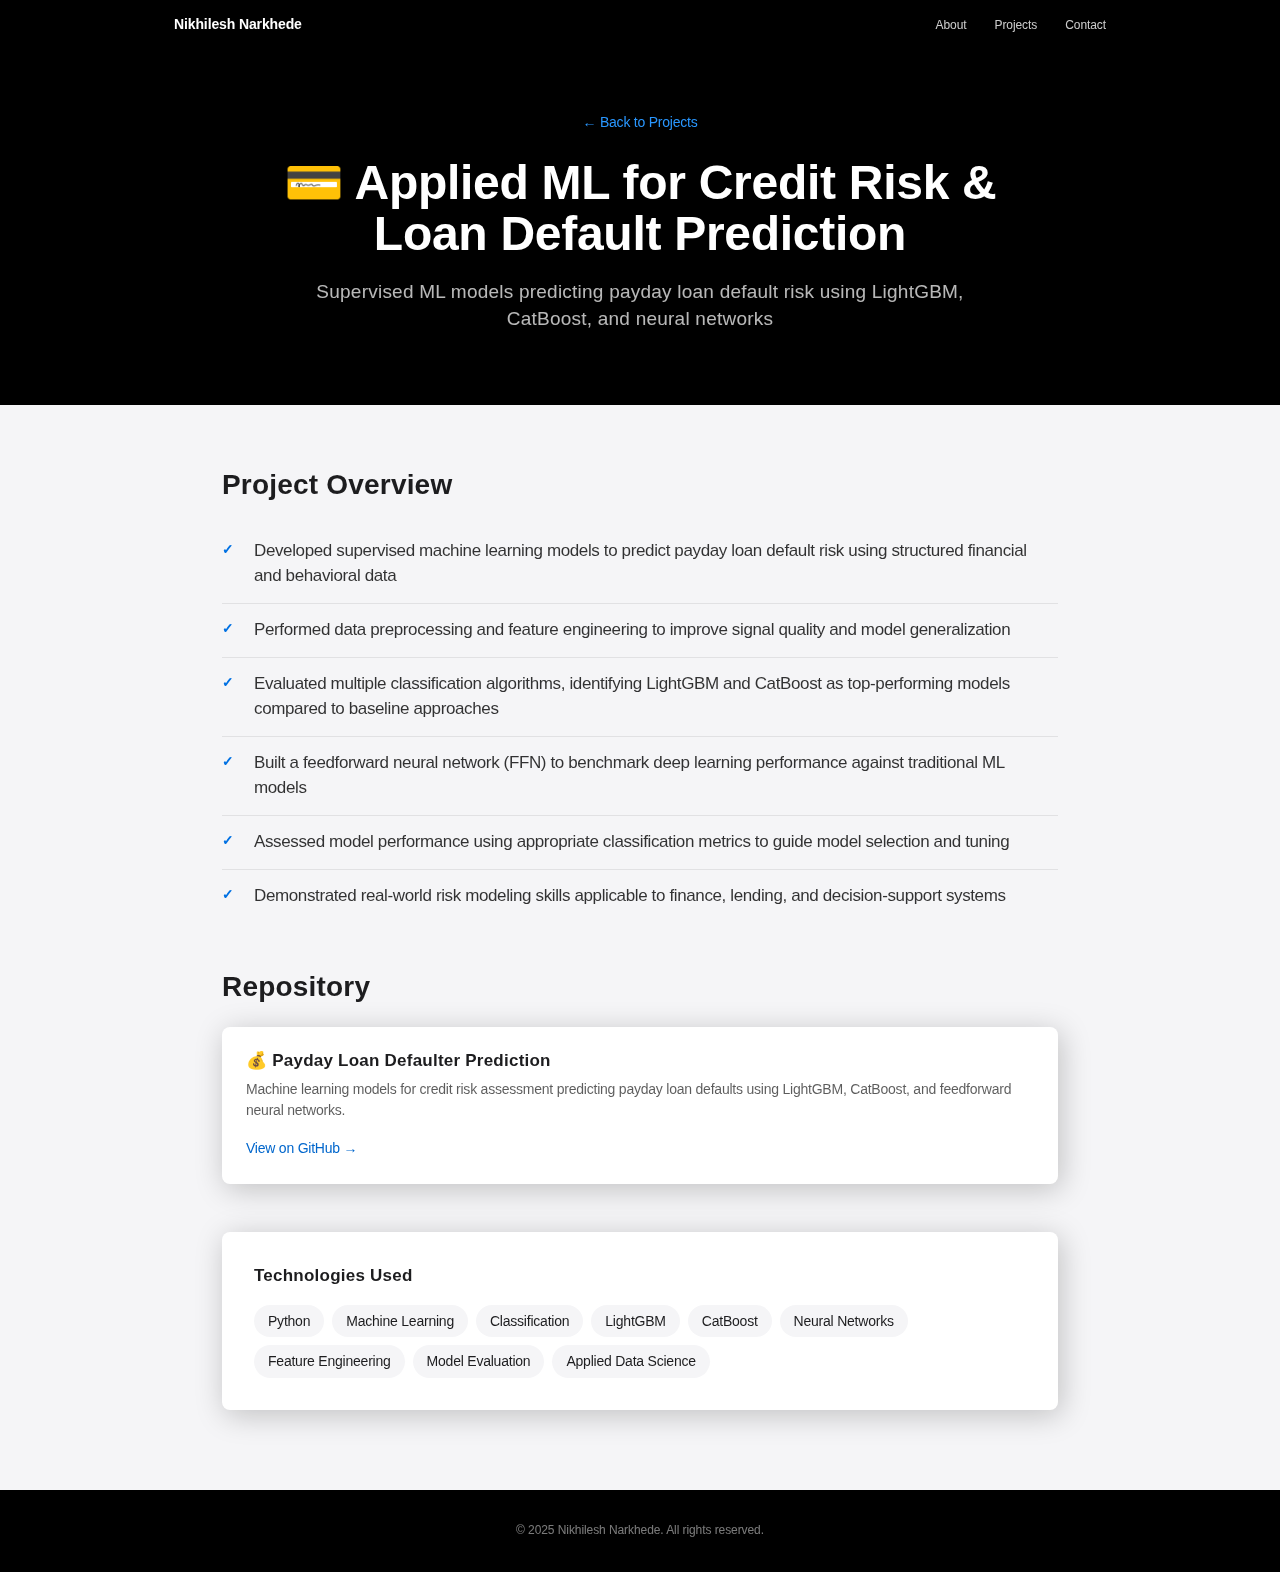
<file: projects/credit-risk-prediction.html>
﻿<!DOCTYPE html>
<html lang="en">
<head>
    <meta charset="UTF-8">
    <meta name="viewport" content="width=device-width, initial-scale=1.0">
    <title>Credit Risk &amp; Loan Default Prediction | Nikhilesh Narkhede</title>
    <link rel="stylesheet" href="../assets/css/style.css">
    <link rel="stylesheet" href="project.css">
</head>
<body>
    <nav class="navbar">
        <div class="nav-container">
            <a href="../index.html" class="nav-logo">Nikhilesh Narkhede</a>
            <ul class="nav-menu">
                <li><a href="../index.html#about">About</a></li>
                <li><a href="../index.html#projects">Projects</a></li>
                <li><a href="../index.html#contact">Contact</a></li>
            </ul>
        </div>
    </nav>

    <header class="project-hero">
        <a href="../index.html#projects" class="back-link">&larr; Back to Projects</a>
        <h1>&#x1F4B3; Applied ML for Credit Risk &amp; Loan Default Prediction</h1>
        <p>Supervised ML models predicting payday loan default risk using LightGBM, CatBoost, and neural networks</p>
    </header>

    <main class="project-detail">
        <section>
            <h2>Project Overview</h2>
            <ul class="highlight-list">
                <li>Developed supervised machine learning models to predict payday loan default risk using structured financial and behavioral data</li>
                <li>Performed data preprocessing and feature engineering to improve signal quality and model generalization</li>
                <li>Evaluated multiple classification algorithms, identifying LightGBM and CatBoost as top-performing models compared to baseline approaches</li>
                <li>Built a feedforward neural network (FFN) to benchmark deep learning performance against traditional ML models</li>
                <li>Assessed model performance using appropriate classification metrics to guide model selection and tuning</li>
                <li>Demonstrated real-world risk modeling skills applicable to finance, lending, and decision-support systems</li>
            </ul>
        </section>

        <section>
            <h2>Repository</h2>
            <div class="repo-card">
                <h3>&#x1F4B0; Payday Loan Defaulter Prediction</h3>
                <p>Machine learning models for credit risk assessment predicting payday loan defaults using LightGBM, CatBoost, and feedforward neural networks.</p>
                <a href="https://github.com/nikhileshnarkhede/Payday-Loan-Defaulter-Prediction" target="_blank" class="repo-link">View on GitHub &rarr;</a>
            </div>
        </section>

        <div class="skills-section">
            <h3>Technologies Used</h3>
            <div class="tech-tags">
                <span>Python</span>
                <span>Machine Learning</span>
                <span>Classification</span>
                <span>LightGBM</span>
                <span>CatBoost</span>
                <span>Neural Networks</span>
                <span>Feature Engineering</span>
                <span>Model Evaluation</span>
                <span>Applied Data Science</span>
            </div>
        </div>
    </main>

    <footer class="footer">
        <p>&copy; 2025 Nikhilesh Narkhede. All rights reserved.</p>
    </footer>
</body>
</html>
</file>
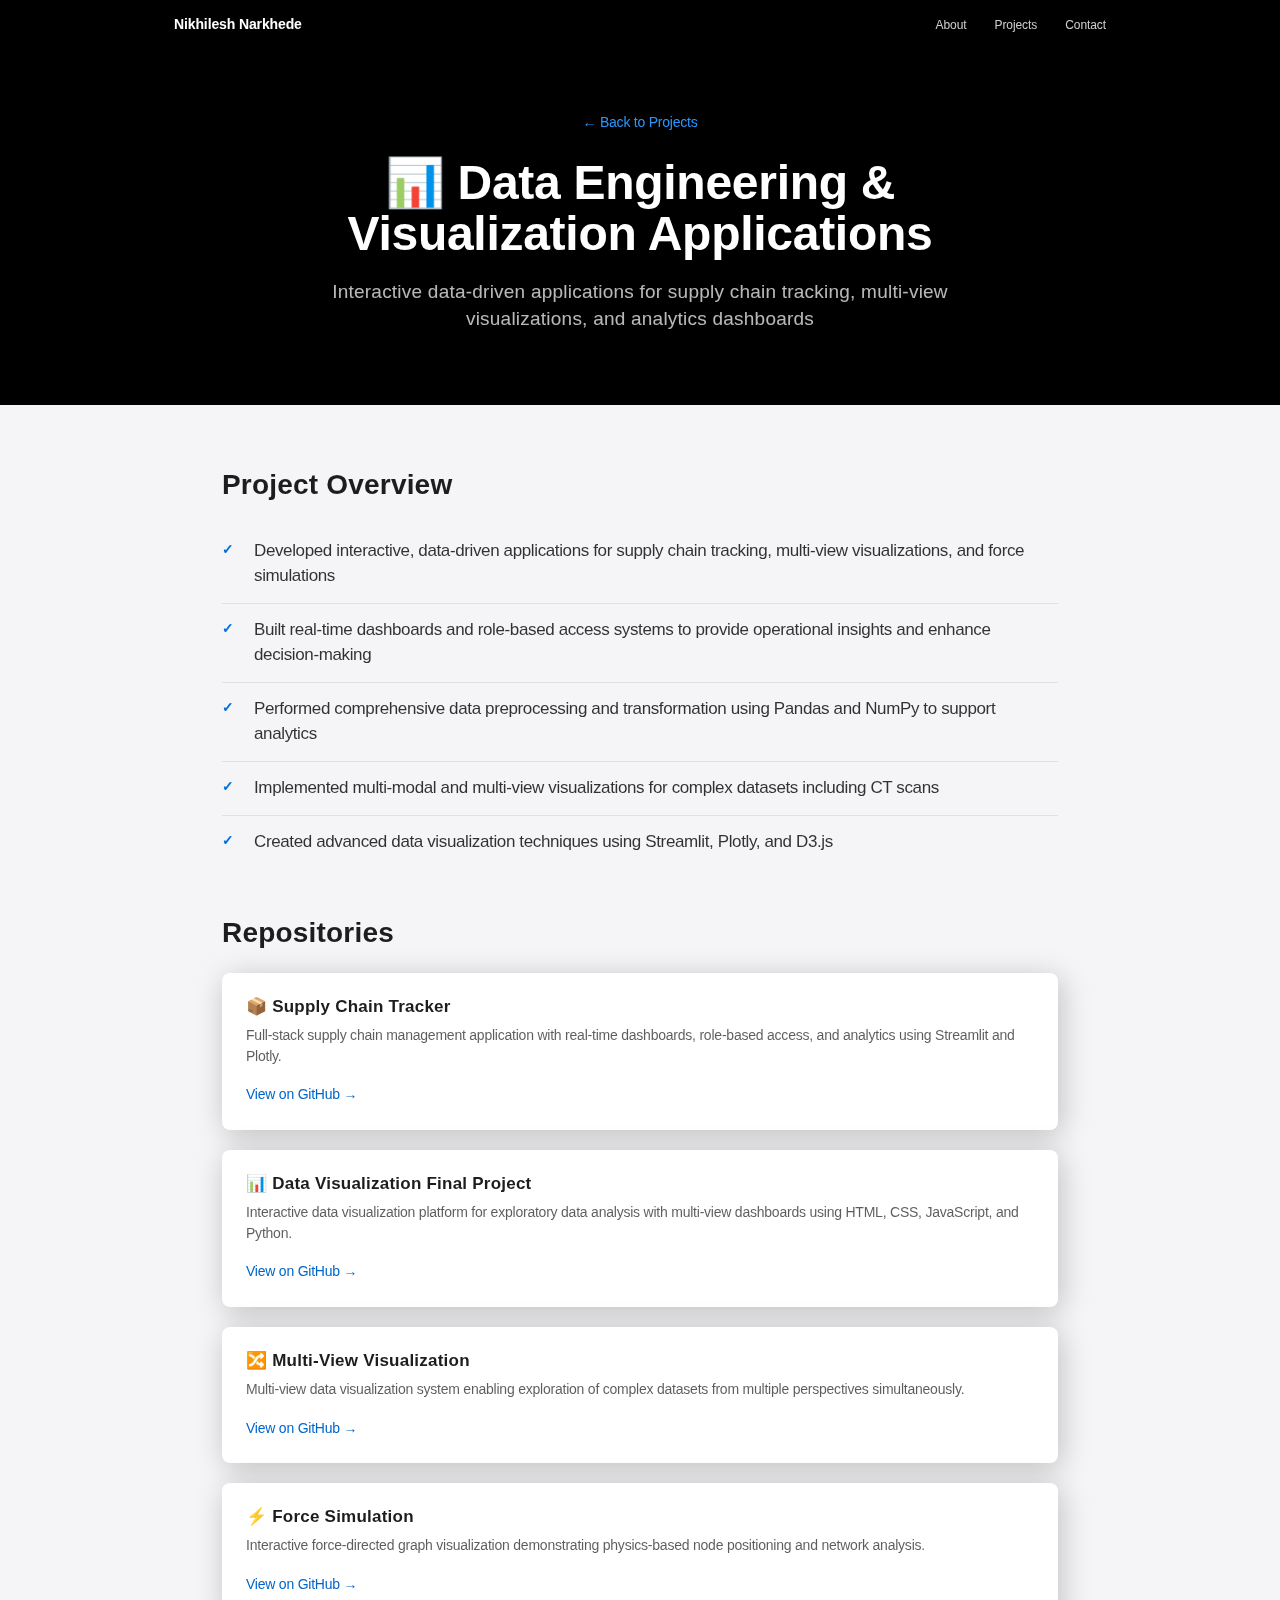
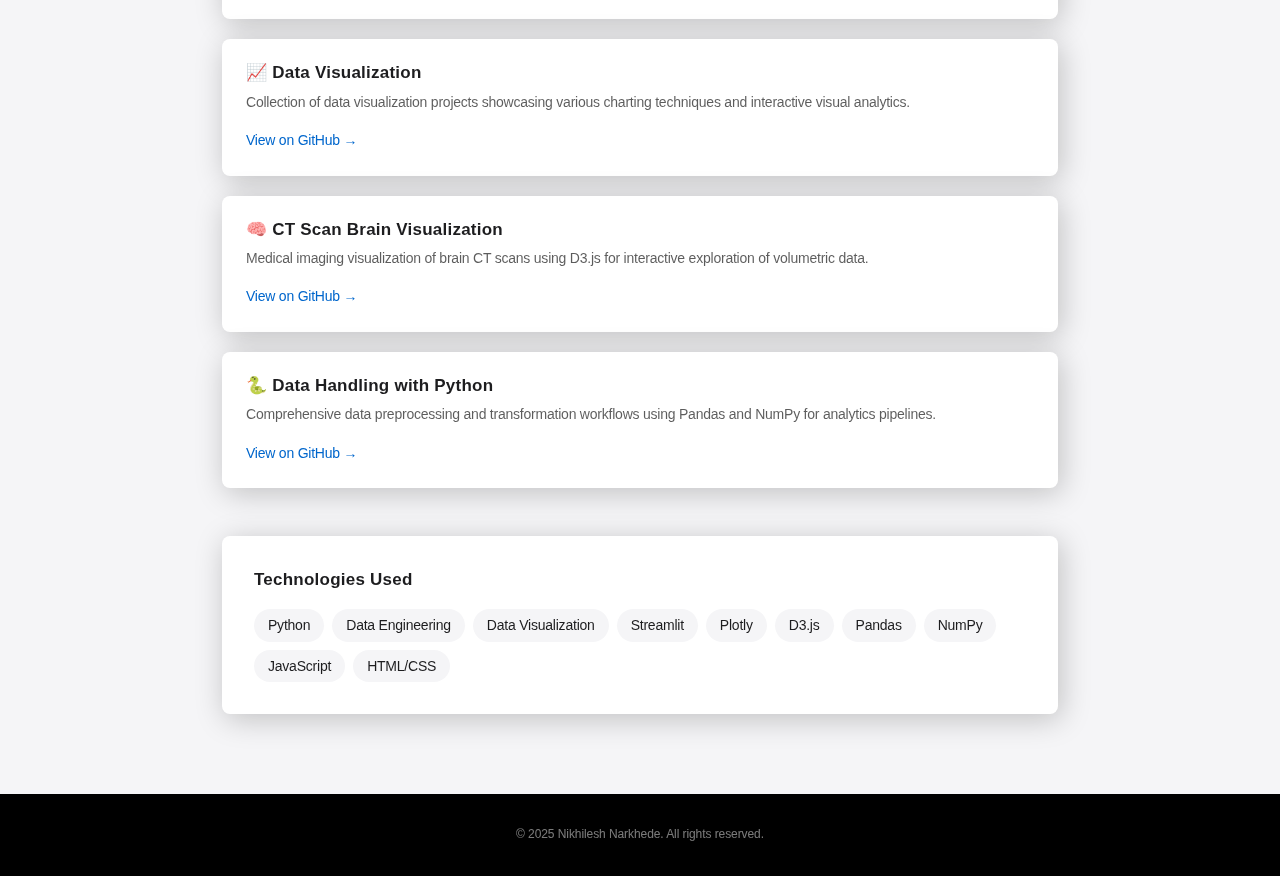
<file: projects/data-engineering-visualization.html>
﻿<!DOCTYPE html>
<html lang="en">
<head>
    <meta charset="UTF-8">
    <meta name="viewport" content="width=device-width, initial-scale=1.0">
    <title>Data Engineering &amp; Visualization | Nikhilesh Narkhede</title>
    <link rel="stylesheet" href="../assets/css/style.css">
    <link rel="stylesheet" href="project.css">
</head>
<body>
    <nav class="navbar">
        <div class="nav-container">
            <a href="../index.html" class="nav-logo">Nikhilesh Narkhede</a>
            <ul class="nav-menu">
                <li><a href="../index.html#about">About</a></li>
                <li><a href="../index.html#projects">Projects</a></li>
                <li><a href="../index.html#contact">Contact</a></li>
            </ul>
        </div>
    </nav>

    <header class="project-hero">
        <a href="../index.html#projects" class="back-link">&larr; Back to Projects</a>
        <h1>&#x1F4CA; Data Engineering &amp; Visualization Applications</h1>
        <p>Interactive data-driven applications for supply chain tracking, multi-view visualizations, and analytics dashboards</p>
    </header>

    <main class="project-detail">
        <section>
            <h2>Project Overview</h2>
            <ul class="highlight-list">
                <li>Developed interactive, data-driven applications for supply chain tracking, multi-view visualizations, and force simulations</li>
                <li>Built real-time dashboards and role-based access systems to provide operational insights and enhance decision-making</li>
                <li>Performed comprehensive data preprocessing and transformation using Pandas and NumPy to support analytics</li>
                <li>Implemented multi-modal and multi-view visualizations for complex datasets including CT scans</li>
                <li>Created advanced data visualization techniques using Streamlit, Plotly, and D3.js</li>
            </ul>
        </section>

        <section>
            <h2>Repositories</h2>
            <div class="repo-cards">
                <div class="repo-card">
                <h3>&#x1F4E6; Supply Chain Tracker</h3>
                    <p>Full-stack supply chain management application with real-time dashboards, role-based access, and analytics using Streamlit and Plotly.</p>
                <a href="https://github.com/nikhileshnarkhede/supply-chain-tracker" target="_blank" class="repo-link">View on GitHub &rarr;</a>
                </div>
                <div class="repo-card">
                <h3>&#x1F4CA; Data Visualization Final Project</h3>
                    <p>Interactive data visualization platform for exploratory data analysis with multi-view dashboards using HTML, CSS, JavaScript, and Python.</p>
                <a href="https://github.com/nikhileshnarkhede/Data-Visualization-Final-Project" target="_blank" class="repo-link">View on GitHub &rarr;</a>
                </div>
                <div class="repo-card">
                <h3>&#x1F500; Multi-View Visualization</h3>
                    <p>Multi-view data visualization system enabling exploration of complex datasets from multiple perspectives simultaneously.</p>
                <a href="https://github.com/nikhileshnarkhede/Data-Visualization-Multi-View" target="_blank" class="repo-link">View on GitHub &rarr;</a>
                </div>
                <div class="repo-card">
                <h3>&#x26A1; Force Simulation</h3>
                    <p>Interactive force-directed graph visualization demonstrating physics-based node positioning and network analysis.</p>
                <a href="https://github.com/nikhileshnarkhede/Force_Simulation" target="_blank" class="repo-link">View on GitHub &rarr;</a>
                </div>
                <div class="repo-card">
                <h3>&#x1F4C8; Data Visualization</h3>
                    <p>Collection of data visualization projects showcasing various charting techniques and interactive visual analytics.</p>
                <a href="https://github.com/nikhileshnarkhede/Data-Visualization" target="_blank" class="repo-link">View on GitHub &rarr;</a>
                </div>
                <div class="repo-card">
                <h3>&#x1F9E0; CT Scan Brain Visualization</h3>
                    <p>Medical imaging visualization of brain CT scans using D3.js for interactive exploration of volumetric data.</p>
                <a href="https://github.com/nikhileshnarkhede/Data-Visualization-of-CT-Scan-of-Brain-using-D3js-" target="_blank" class="repo-link">View on GitHub &rarr;</a>
                </div>
                <div class="repo-card">
                <h3>&#x1F40D; Data Handling with Python</h3>
                    <p>Comprehensive data preprocessing and transformation workflows using Pandas and NumPy for analytics pipelines.</p>
                <a href="https://github.com/nikhileshnarkhede/Data-Handling-with-Python" target="_blank" class="repo-link">View on GitHub &rarr;</a>
                </div>
            </div>
        </section>

        <div class="skills-section">
            <h3>Technologies Used</h3>
            <div class="tech-tags">
                <span>Python</span>
                <span>Data Engineering</span>
                <span>Data Visualization</span>
                <span>Streamlit</span>
                <span>Plotly</span>
                <span>D3.js</span>
                <span>Pandas</span>
                <span>NumPy</span>
                <span>JavaScript</span>
                <span>HTML/CSS</span>
            </div>
        </div>
    </main>

    <footer class="footer">
        <p>&copy; 2025 Nikhilesh Narkhede. All rights reserved.</p>
    </footer>
</body>
</html>
</file>
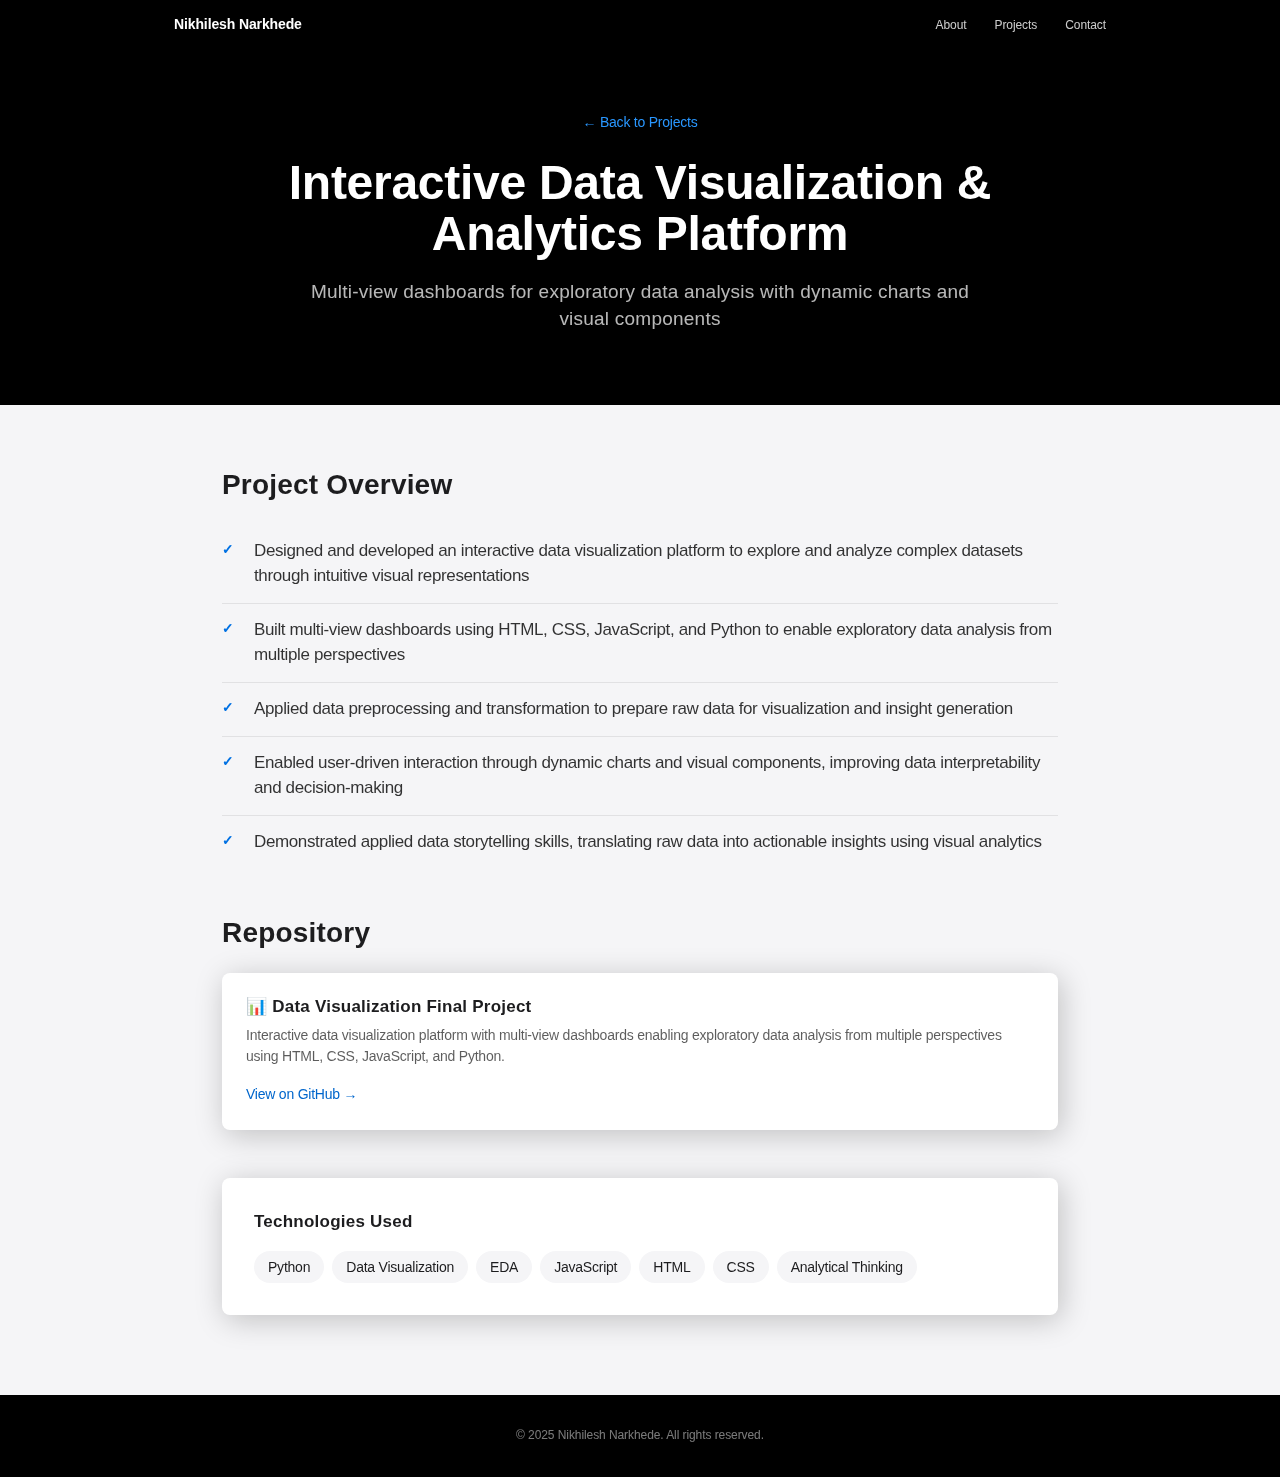
<file: projects/data-visualization-platform.html>
<!DOCTYPE html>
<html lang="en">
<head>
    <meta charset="UTF-8">
    <meta name="viewport" content="width=device-width, initial-scale=1.0">
    <title>Interactive Data Visualization Platform | Nikhilesh Narkhede</title>
    <link rel="stylesheet" href="../assets/css/style.css">
    <link rel="stylesheet" href="project.css">
</head>
<body>
    <nav class="navbar">
        <div class="nav-container">
            <a href="../index.html" class="nav-logo">Nikhilesh Narkhede</a>
            <ul class="nav-menu">
                <li><a href="../index.html#about">About</a></li>
                <li><a href="../index.html#projects">Projects</a></li>
                <li><a href="../index.html#contact">Contact</a></li>
            </ul>
        </div>
    </nav>

    <header class="project-hero">
        <a href="../index.html#projects" class="back-link">← Back to Projects</a>
        <h1>Interactive Data Visualization &amp; Analytics Platform</h1>
        <p>Multi-view dashboards for exploratory data analysis with dynamic charts and visual components</p>
    </header>

    <main class="project-detail">
        <section>
            <h2>Project Overview</h2>
            <ul class="highlight-list">
                <li>Designed and developed an interactive data visualization platform to explore and analyze complex datasets through intuitive visual representations</li>
                <li>Built multi-view dashboards using HTML, CSS, JavaScript, and Python to enable exploratory data analysis from multiple perspectives</li>
                <li>Applied data preprocessing and transformation to prepare raw data for visualization and insight generation</li>
                <li>Enabled user-driven interaction through dynamic charts and visual components, improving data interpretability and decision-making</li>
                <li>Demonstrated applied data storytelling skills, translating raw data into actionable insights using visual analytics</li>
            </ul>
        </section>

        <section>
            <h2>Repository</h2>
            <div class="repo-card">
                <h3>📊 Data Visualization Final Project</h3>
                <p>Interactive data visualization platform with multi-view dashboards enabling exploratory data analysis from multiple perspectives using HTML, CSS, JavaScript, and Python.</p>
                <a href="https://github.com/nikhileshnarkhede/Data-Visualization-Final-Project" target="_blank" class="repo-link">View on GitHub →</a>
            </div>
        </section>

        <div class="skills-section">
            <h3>Technologies Used</h3>
            <div class="tech-tags">
                <span>Python</span>
                <span>Data Visualization</span>
                <span>EDA</span>
                <span>JavaScript</span>
                <span>HTML</span>
                <span>CSS</span>
                <span>Analytical Thinking</span>
            </div>
        </div>
    </main>

    <footer class="footer">
        <p>&copy; 2025 Nikhilesh Narkhede. All rights reserved.</p>
    </footer>
</body>
</html>
</file>
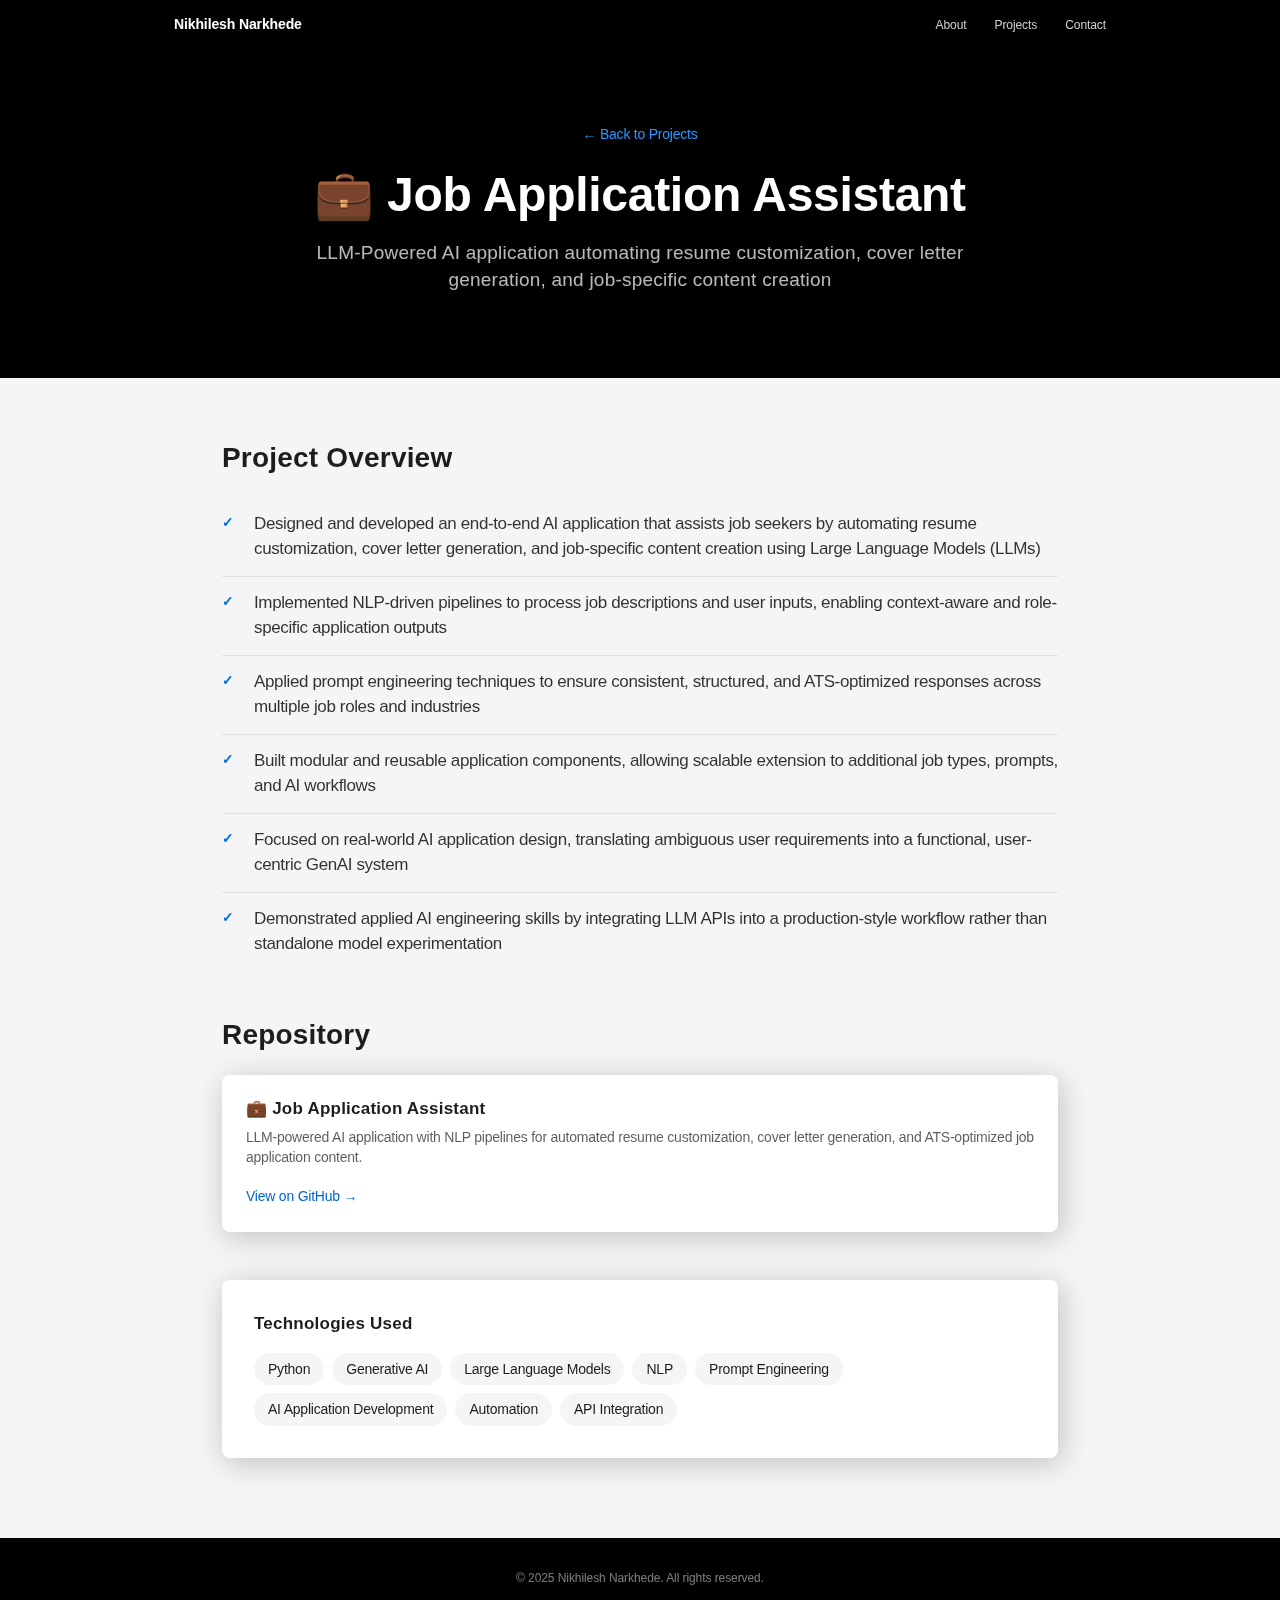
<file: projects/job-application-assistant.html>
﻿<!DOCTYPE html>
<html lang="en">
<head>
    <meta charset="UTF-8">
    <meta name="viewport" content="width=device-width, initial-scale=1.0">
    <title>Job Application Assistant | Nikhilesh Narkhede</title>
    <link rel="stylesheet" href="../assets/css/style.css">
    <link rel="stylesheet" href="project.css">
</head>
<body>
    <nav class="navbar">
        <div class="nav-container">
            <a href="../index.html" class="nav-logo">Nikhilesh Narkhede</a>
            <ul class="nav-menu">
                <li><a href="../index.html#about">About</a></li>
                <li><a href="../index.html#projects">Projects</a></li>
                <li><a href="../index.html#contact">Contact</a></li>
            </ul>
        </div>
    </nav>

    <header class="project-hero">
        <a href="../index.html#projects" class="back-link">&larr; Back to Projects</a>
        <h1>&#x1F4BC; Job Application Assistant</h1>
        <p>LLM-Powered AI application automating resume customization, cover letter generation, and job-specific content creation</p>
    </header>

    <main class="project-detail">
        <section>
            <h2>Project Overview</h2>
            <ul class="highlight-list">
                <li>Designed and developed an end-to-end AI application that assists job seekers by automating resume customization, cover letter generation, and job-specific content creation using Large Language Models (LLMs)</li>
                <li>Implemented NLP-driven pipelines to process job descriptions and user inputs, enabling context-aware and role-specific application outputs</li>
                <li>Applied prompt engineering techniques to ensure consistent, structured, and ATS-optimized responses across multiple job roles and industries</li>
                <li>Built modular and reusable application components, allowing scalable extension to additional job types, prompts, and AI workflows</li>
                <li>Focused on real-world AI application design, translating ambiguous user requirements into a functional, user-centric GenAI system</li>
                <li>Demonstrated applied AI engineering skills by integrating LLM APIs into a production-style workflow rather than standalone model experimentation</li>
            </ul>
        </section>

        <section>
            <h2>Repository</h2>
            <div class="repo-card">
                <h3>&#x1F4BC; Job Application Assistant</h3>
                <p>LLM-powered AI application with NLP pipelines for automated resume customization, cover letter generation, and ATS-optimized job application content.</p>
                <a href="https://github.com/nikhileshnarkhede/job-application-assistant" target="_blank" class="repo-link">View on GitHub &rarr;</a>
            </div>
        </section>

        <div class="skills-section">
            <h3>Technologies Used</h3>
            <div class="tech-tags">
                <span>Python</span>
                <span>Generative AI</span>
                <span>Large Language Models</span>
                <span>NLP</span>
                <span>Prompt Engineering</span>
                <span>AI Application Development</span>
                <span>Automation</span>
                <span>API Integration</span>
            </div>
        </div>
    </main>

    <footer class="footer">
        <p>&copy; 2025 Nikhilesh Narkhede. All rights reserved.</p>
    </footer>
</body>
</html>
</file>
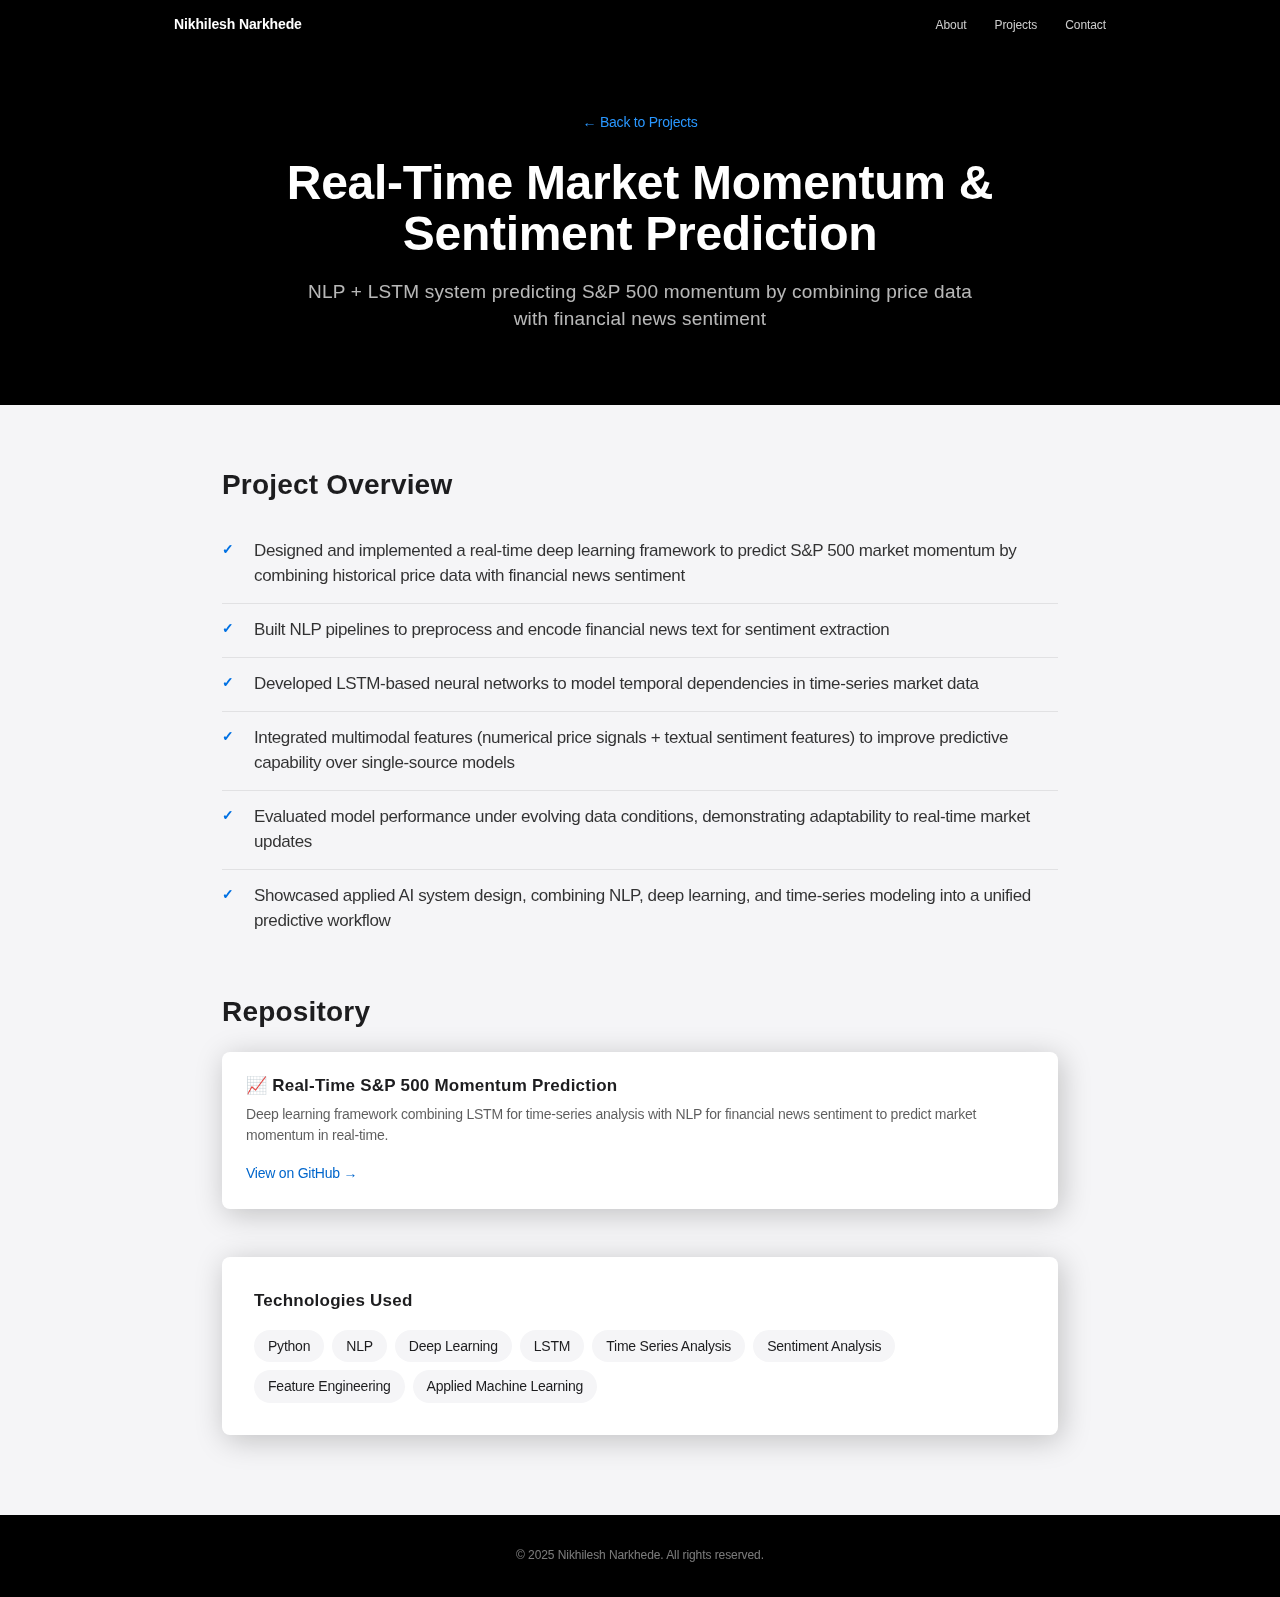
<file: projects/market-sentiment-prediction.html>
<!DOCTYPE html>
<html lang="en">
<head>
    <meta charset="UTF-8">
    <meta name="viewport" content="width=device-width, initial-scale=1.0">
    <title>Real-Time Market Momentum &amp; Sentiment Prediction | Nikhilesh Narkhede</title>
    <link rel="stylesheet" href="../assets/css/style.css">
    <link rel="stylesheet" href="project.css">
</head>
<body>
    <nav class="navbar">
        <div class="nav-container">
            <a href="../index.html" class="nav-logo">Nikhilesh Narkhede</a>
            <ul class="nav-menu">
                <li><a href="../index.html#about">About</a></li>
                <li><a href="../index.html#projects">Projects</a></li>
                <li><a href="../index.html#contact">Contact</a></li>
            </ul>
        </div>
    </nav>

    <header class="project-hero">
        <a href="../index.html#projects" class="back-link">← Back to Projects</a>
        <h1>Real-Time Market Momentum &amp; Sentiment Prediction</h1>
        <p>NLP + LSTM system predicting S&amp;P 500 momentum by combining price data with financial news sentiment</p>
    </header>

    <main class="project-detail">
        <section>
            <h2>Project Overview</h2>
            <ul class="highlight-list">
                <li>Designed and implemented a real-time deep learning framework to predict S&amp;P 500 market momentum by combining historical price data with financial news sentiment</li>
                <li>Built NLP pipelines to preprocess and encode financial news text for sentiment extraction</li>
                <li>Developed LSTM-based neural networks to model temporal dependencies in time-series market data</li>
                <li>Integrated multimodal features (numerical price signals + textual sentiment features) to improve predictive capability over single-source models</li>
                <li>Evaluated model performance under evolving data conditions, demonstrating adaptability to real-time market updates</li>
                <li>Showcased applied AI system design, combining NLP, deep learning, and time-series modeling into a unified predictive workflow</li>
            </ul>
        </section>

        <section>
            <h2>Repository</h2>
            <div class="repo-card">
                <h3>📈 Real-Time S&amp;P 500 Momentum Prediction</h3>
                <p>Deep learning framework combining LSTM for time-series analysis with NLP for financial news sentiment to predict market momentum in real-time.</p>
                <a href="https://github.com/nikhileshnarkhede/Real-Time-Evolving-Deep-Learning-Model-for-S-P-500-Momentum-and-Sentiment-Prediction" target="_blank" class="repo-link">View on GitHub →</a>
            </div>
        </section>

        <div class="skills-section">
            <h3>Technologies Used</h3>
            <div class="tech-tags">
                <span>Python</span>
                <span>NLP</span>
                <span>Deep Learning</span>
                <span>LSTM</span>
                <span>Time Series Analysis</span>
                <span>Sentiment Analysis</span>
                <span>Feature Engineering</span>
                <span>Applied Machine Learning</span>
            </div>
        </div>
    </main>

    <footer class="footer">
        <p>&copy; 2025 Nikhilesh Narkhede. All rights reserved.</p>
    </footer>
</body>
</html>
</file>
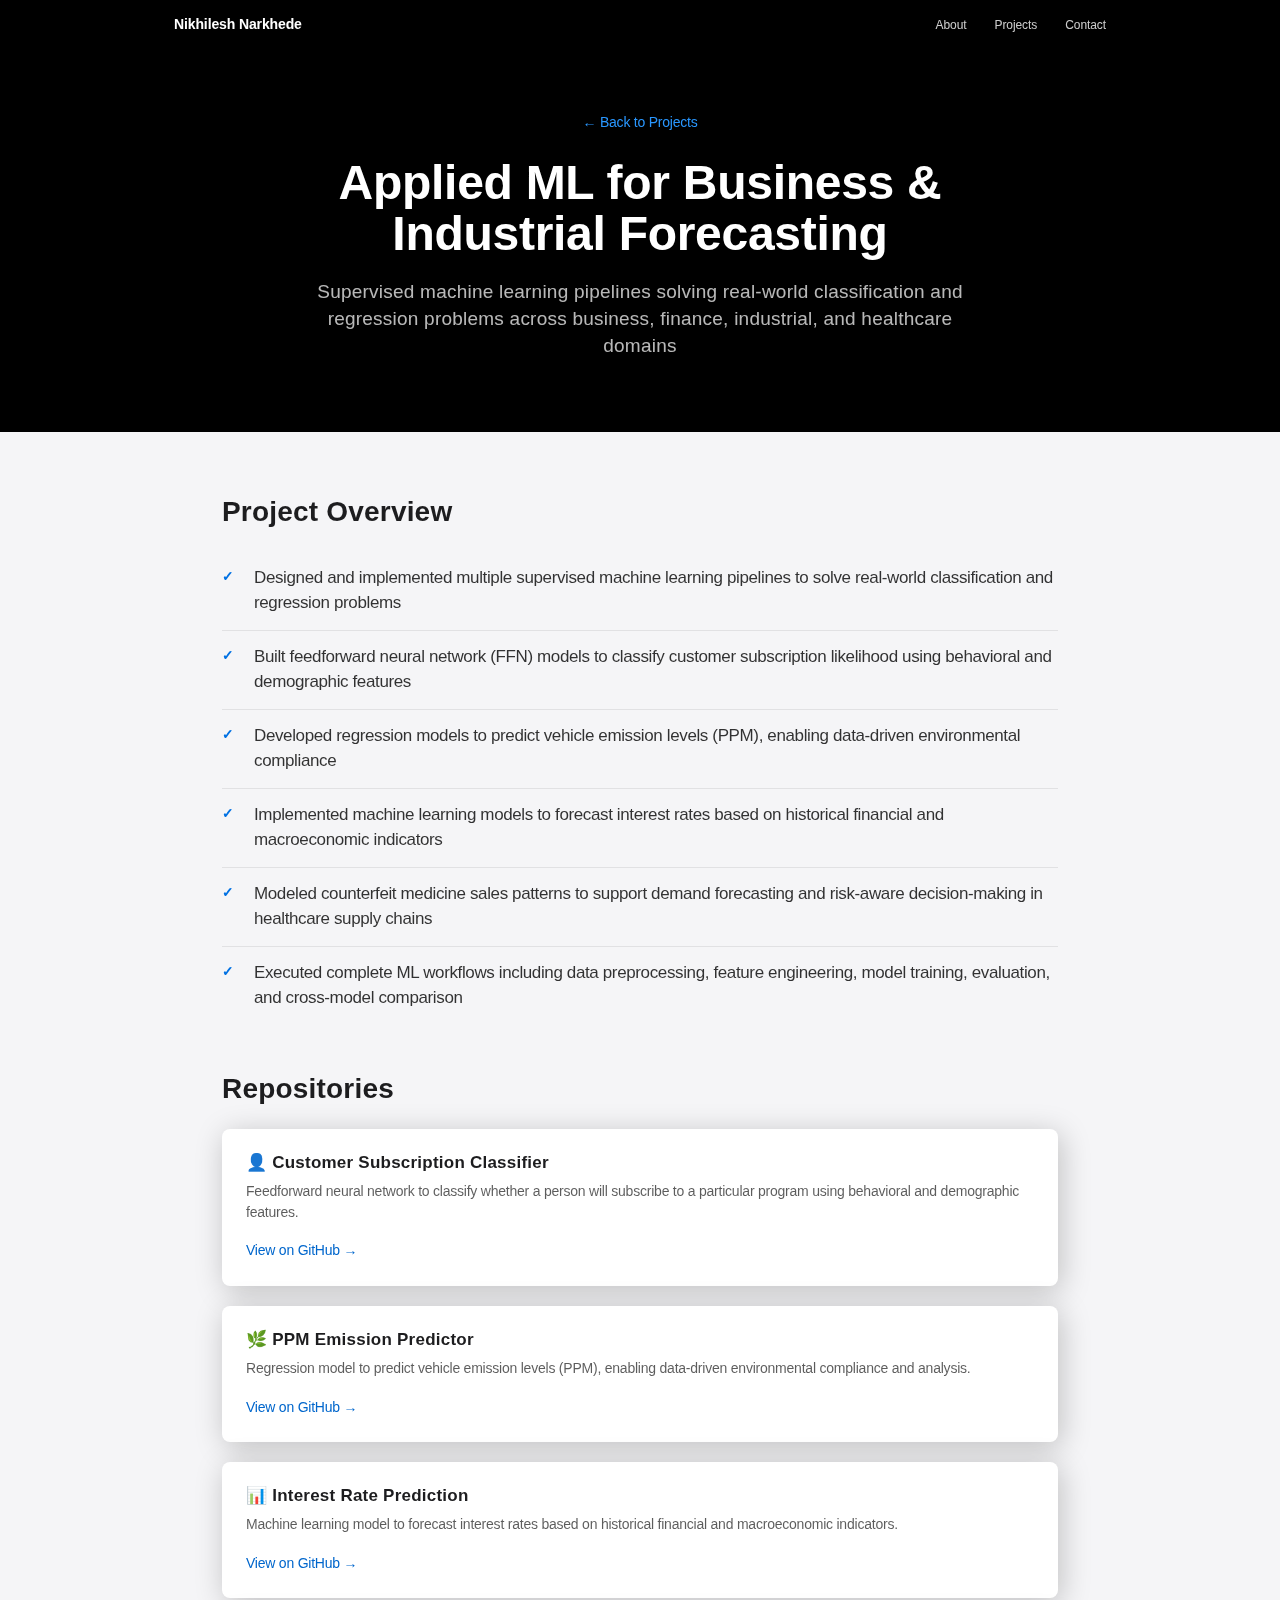
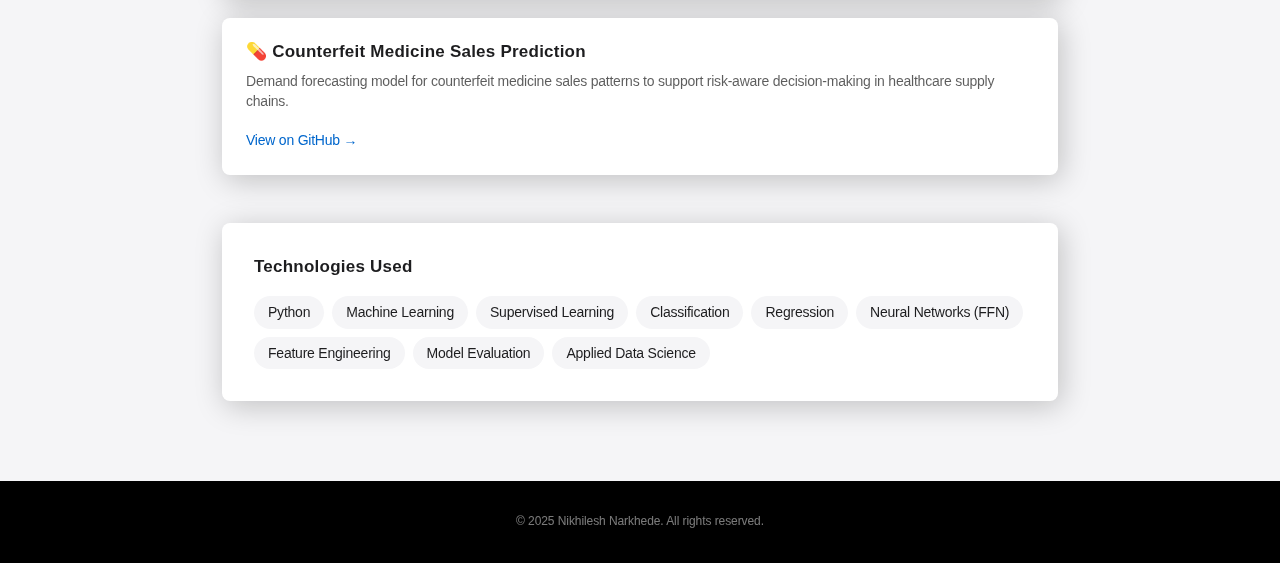
<file: projects/ml-business-forecasting.html>
<!DOCTYPE html>
<html lang="en">
<head>
    <meta charset="UTF-8">
    <meta name="viewport" content="width=device-width, initial-scale=1.0">
    <title>Applied ML for Business &amp; Industrial Forecasting | Nikhilesh Narkhede</title>
    <link rel="stylesheet" href="../assets/css/style.css">
    <link rel="stylesheet" href="project.css">
</head>
<body>
    <nav class="navbar">
        <div class="nav-container">
            <a href="../index.html" class="nav-logo">Nikhilesh Narkhede</a>
            <ul class="nav-menu">
                <li><a href="../index.html#about">About</a></li>
                <li><a href="../index.html#projects">Projects</a></li>
                <li><a href="../index.html#contact">Contact</a></li>
            </ul>
        </div>
    </nav>

    <header class="project-hero">
        <a href="../index.html#projects" class="back-link">← Back to Projects</a>
        <h1>Applied ML for Business &amp; Industrial Forecasting</h1>
        <p>Supervised machine learning pipelines solving real-world classification and regression problems across business, finance, industrial, and healthcare domains</p>
    </header>

    <main class="project-detail">
        <section>
            <h2>Project Overview</h2>
            <ul class="highlight-list">
                <li>Designed and implemented multiple supervised machine learning pipelines to solve real-world classification and regression problems</li>
                <li>Built feedforward neural network (FFN) models to classify customer subscription likelihood using behavioral and demographic features</li>
                <li>Developed regression models to predict vehicle emission levels (PPM), enabling data-driven environmental compliance</li>
                <li>Implemented machine learning models to forecast interest rates based on historical financial and macroeconomic indicators</li>
                <li>Modeled counterfeit medicine sales patterns to support demand forecasting and risk-aware decision-making in healthcare supply chains</li>
                <li>Executed complete ML workflows including data preprocessing, feature engineering, model training, evaluation, and cross-model comparison</li>
            </ul>
        </section>

        <section>
            <h2>Repositories</h2>
            <div class="repo-cards">
                <div class="repo-card">
                    <h3>👤 Customer Subscription Classifier</h3>
                    <p>Feedforward neural network to classify whether a person will subscribe to a particular program using behavioral and demographic features.</p>
                    <a href="https://github.com/nikhileshnarkhede/FFN-to-classify-will-person-subscriber-to-a-particular-program-or-not" target="_blank" class="repo-link">View on GitHub →</a>
                </div>
                <div class="repo-card">
                    <h3>🌿 PPM Emission Predictor</h3>
                    <p>Regression model to predict vehicle emission levels (PPM), enabling data-driven environmental compliance and analysis.</p>
                    <a href="https://github.com/nikhileshnarkhede/PPM-Emission-Predictor-" target="_blank" class="repo-link">View on GitHub →</a>
                </div>
                <div class="repo-card">
                    <h3>📊 Interest Rate Prediction</h3>
                    <p>Machine learning model to forecast interest rates based on historical financial and macroeconomic indicators.</p>
                    <a href="https://github.com/nikhileshnarkhede/Interest-Rate-Prediction-Using-Machine-learning-" target="_blank" class="repo-link">View on GitHub →</a>
                </div>
                <div class="repo-card">
                    <h3>💊 Counterfeit Medicine Sales Prediction</h3>
                    <p>Demand forecasting model for counterfeit medicine sales patterns to support risk-aware decision-making in healthcare supply chains.</p>
                    <a href="https://github.com/nikhileshnarkhede/Counterfeit-Medicines-Sales-Prediction" target="_blank" class="repo-link">View on GitHub →</a>
                </div>
            </div>
        </section>

        <div class="skills-section">
            <h3>Technologies Used</h3>
            <div class="tech-tags">
                <span>Python</span>
                <span>Machine Learning</span>
                <span>Supervised Learning</span>
                <span>Classification</span>
                <span>Regression</span>
                <span>Neural Networks (FFN)</span>
                <span>Feature Engineering</span>
                <span>Model Evaluation</span>
                <span>Applied Data Science</span>
            </div>
        </div>
    </main>

    <footer class="footer">
        <p>&copy; 2025 Nikhilesh Narkhede. All rights reserved.</p>
    </footer>
</body>
</html>
</file>
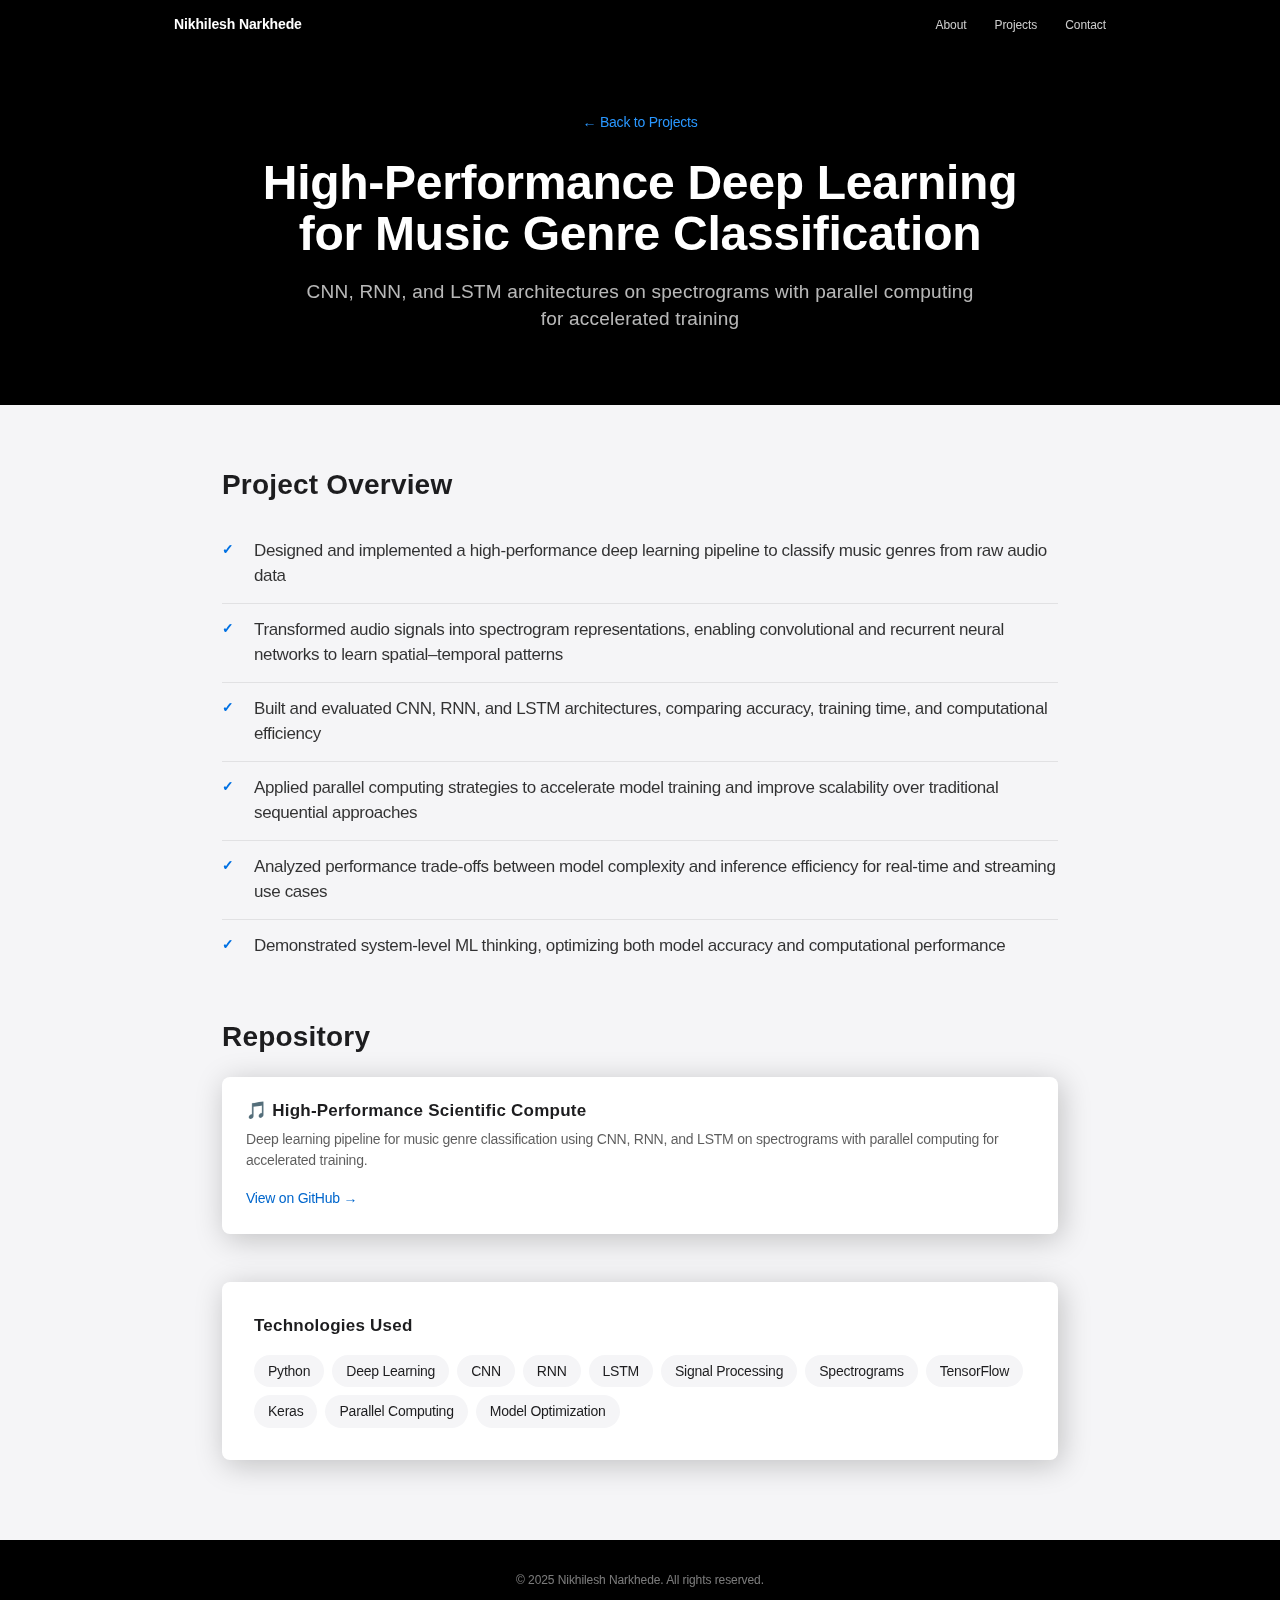
<file: projects/music-genre-classification.html>
<!DOCTYPE html>
<html lang="en">
<head>
    <meta charset="UTF-8">
    <meta name="viewport" content="width=device-width, initial-scale=1.0">
    <title>Music Genre Classification | Nikhilesh Narkhede</title>
    <link rel="stylesheet" href="../assets/css/style.css">
    <link rel="stylesheet" href="project.css">
</head>
<body>
    <nav class="navbar">
        <div class="nav-container">
            <a href="../index.html" class="nav-logo">Nikhilesh Narkhede</a>
            <ul class="nav-menu">
                <li><a href="../index.html#about">About</a></li>
                <li><a href="../index.html#projects">Projects</a></li>
                <li><a href="../index.html#contact">Contact</a></li>
            </ul>
        </div>
    </nav>

    <header class="project-hero">
        <a href="../index.html#projects" class="back-link">← Back to Projects</a>
        <h1>High-Performance Deep Learning for Music Genre Classification</h1>
        <p>CNN, RNN, and LSTM architectures on spectrograms with parallel computing for accelerated training</p>
    </header>

    <main class="project-detail">
        <section>
            <h2>Project Overview</h2>
            <ul class="highlight-list">
                <li>Designed and implemented a high-performance deep learning pipeline to classify music genres from raw audio data</li>
                <li>Transformed audio signals into spectrogram representations, enabling convolutional and recurrent neural networks to learn spatial–temporal patterns</li>
                <li>Built and evaluated CNN, RNN, and LSTM architectures, comparing accuracy, training time, and computational efficiency</li>
                <li>Applied parallel computing strategies to accelerate model training and improve scalability over traditional sequential approaches</li>
                <li>Analyzed performance trade-offs between model complexity and inference efficiency for real-time and streaming use cases</li>
                <li>Demonstrated system-level ML thinking, optimizing both model accuracy and computational performance</li>
            </ul>
        </section>

        <section>
            <h2>Repository</h2>
            <div class="repo-card">
                <h3>🎵 High-Performance Scientific Compute</h3>
                <p>Deep learning pipeline for music genre classification using CNN, RNN, and LSTM on spectrograms with parallel computing for accelerated training.</p>
                <a href="https://github.com/nikhileshnarkhede/High-Perform-Scientific-Compute" target="_blank" class="repo-link">View on GitHub →</a>
            </div>
        </section>

        <div class="skills-section">
            <h3>Technologies Used</h3>
            <div class="tech-tags">
                <span>Python</span>
                <span>Deep Learning</span>
                <span>CNN</span>
                <span>RNN</span>
                <span>LSTM</span>
                <span>Signal Processing</span>
                <span>Spectrograms</span>
                <span>TensorFlow</span>
                <span>Keras</span>
                <span>Parallel Computing</span>
                <span>Model Optimization</span>
            </div>
        </div>
    </main>

    <footer class="footer">
        <p>&copy; 2025 Nikhilesh Narkhede. All rights reserved.</p>
    </footer>
</body>
</html>
</file>
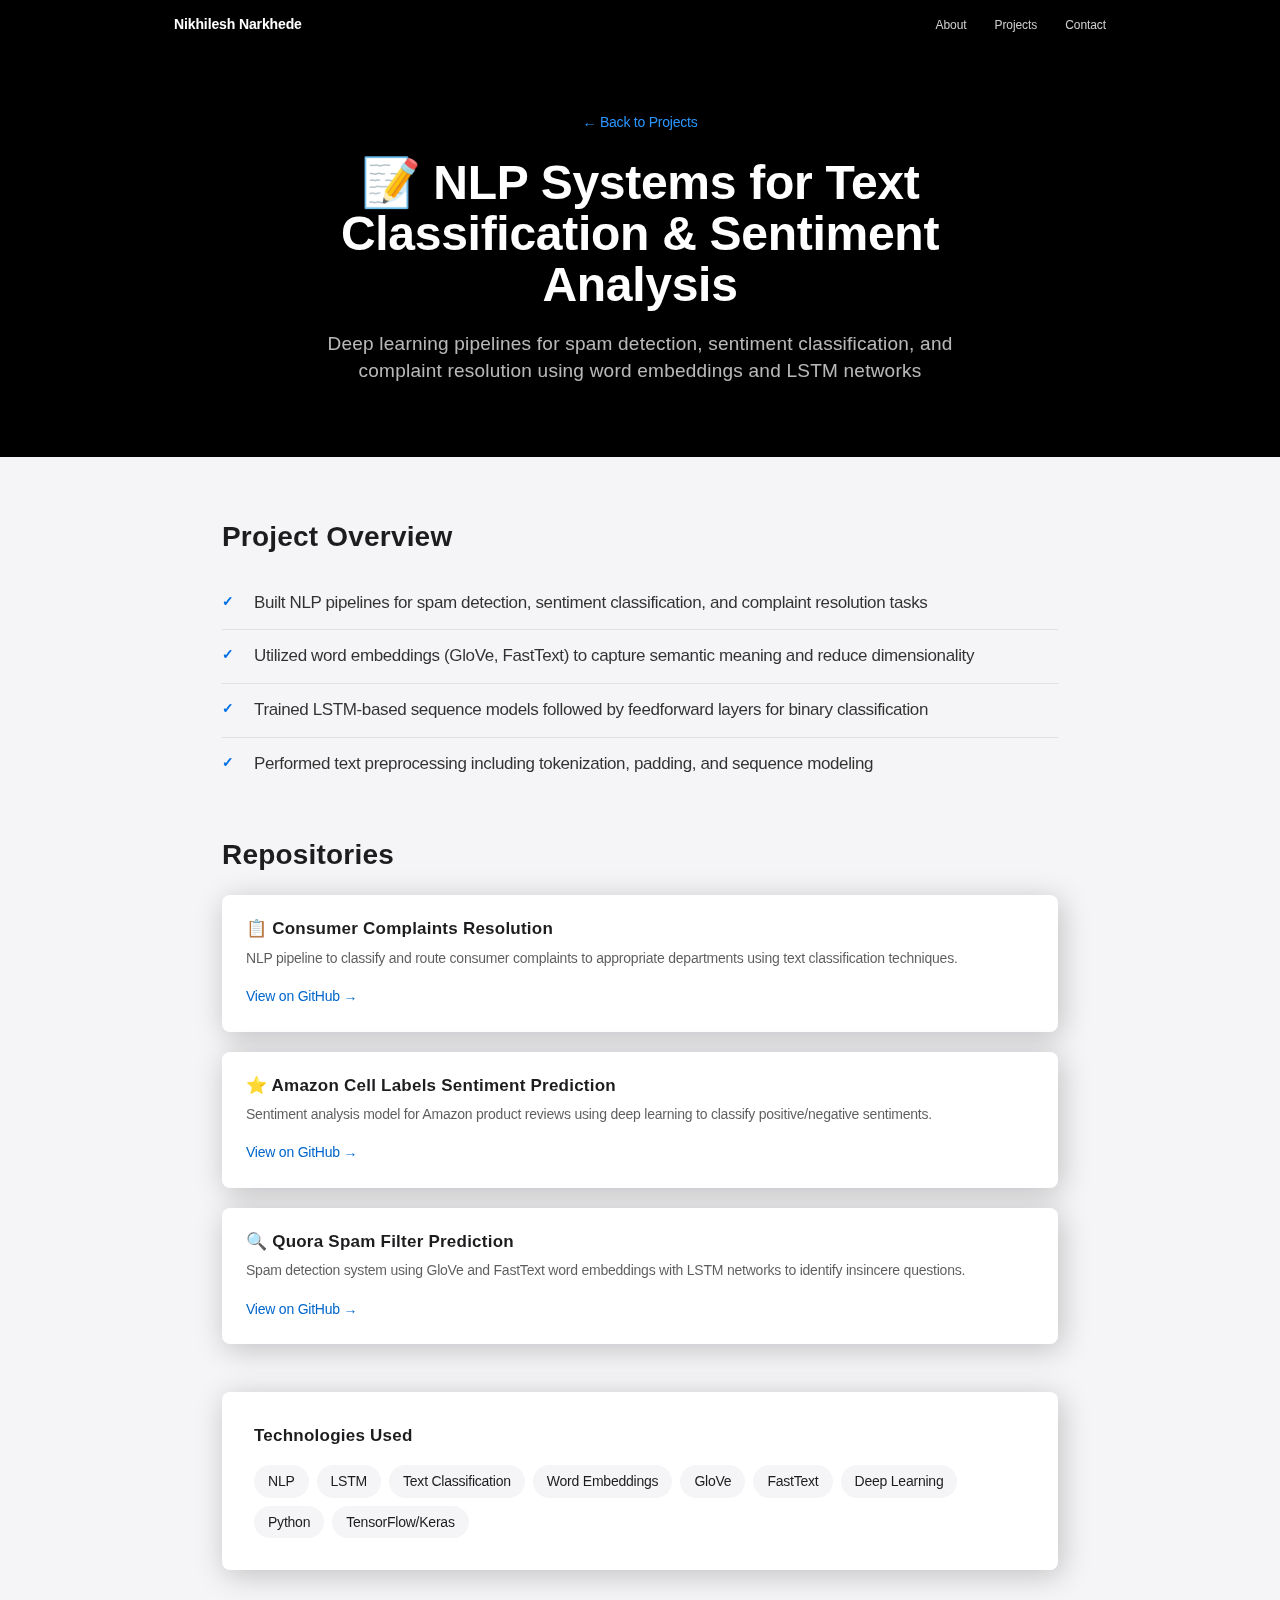
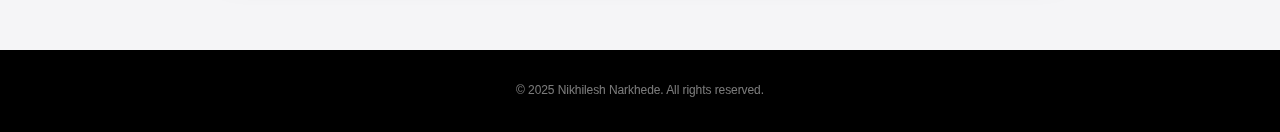
<file: projects/nlp-text-classification.html>
﻿<!DOCTYPE html>
<html lang="en">
<head>
    <meta charset="UTF-8">
    <meta name="viewport" content="width=device-width, initial-scale=1.0">
    <title>NLP Text Classification &amp; Sentiment | Nikhilesh Narkhede</title>
    <link rel="stylesheet" href="../assets/css/style.css">
    <link rel="stylesheet" href="project.css">
</head>
<body>
    <nav class="navbar">
        <div class="nav-container">
            <a href="../index.html" class="nav-logo">Nikhilesh Narkhede</a>
            <ul class="nav-menu">
                <li><a href="../index.html#about">About</a></li>
                <li><a href="../index.html#projects">Projects</a></li>
                <li><a href="../index.html#contact">Contact</a></li>
            </ul>
        </div>
    </nav>

    <header class="project-hero">
        <a href="../index.html#projects" class="back-link">&larr; Back to Projects</a>
        <h1>&#x1F4DD; NLP Systems for Text Classification &amp; Sentiment Analysis</h1>
        <p>Deep learning pipelines for spam detection, sentiment classification, and complaint resolution using word embeddings and LSTM networks</p>
    </header>

    <main class="project-detail">
        <section>
            <h2>Project Overview</h2>
            <ul class="highlight-list">
                <li>Built NLP pipelines for spam detection, sentiment classification, and complaint resolution tasks</li>
                <li>Utilized word embeddings (GloVe, FastText) to capture semantic meaning and reduce dimensionality</li>
                <li>Trained LSTM-based sequence models followed by feedforward layers for binary classification</li>
                <li>Performed text preprocessing including tokenization, padding, and sequence modeling</li>
            </ul>
        </section>

        <section>
            <h2>Repositories</h2>
            <div class="repo-cards">
                <div class="repo-card">
                <h3>&#x1F4CB; Consumer Complaints Resolution</h3>
                    <p>NLP pipeline to classify and route consumer complaints to appropriate departments using text classification techniques.</p>
                <a href="https://github.com/nikhileshnarkhede/Consumer-Complaints-Resolution" target="_blank" class="repo-link">View on GitHub &rarr;</a>
                </div>
                <div class="repo-card">
                <h3>&#x2B50; Amazon Cell Labels Sentiment Prediction</h3>
                    <p>Sentiment analysis model for Amazon product reviews using deep learning to classify positive/negative sentiments.</p>
                <a href="https://github.com/nikhileshnarkhede/Amazon-cell-labels-sentiment-prediction-" target="_blank" class="repo-link">View on GitHub &rarr;</a>
                </div>
                <div class="repo-card">
                <h3>&#x1F50D; Quora Spam Filter Prediction</h3>
                    <p>Spam detection system using GloVe and FastText word embeddings with LSTM networks to identify insincere questions.</p>
                <a href="https://github.com/nikhileshnarkhede/Quora_Spam_Filter_Prediction_Using_Glove_and_fasttext" target="_blank" class="repo-link">View on GitHub &rarr;</a>
                </div>
            </div>
        </section>

        <div class="skills-section">
            <h3>Technologies Used</h3>
            <div class="tech-tags">
                <span>NLP</span>
                <span>LSTM</span>
                <span>Text Classification</span>
                <span>Word Embeddings</span>
                <span>GloVe</span>
                <span>FastText</span>
                <span>Deep Learning</span>
                <span>Python</span>
                <span>TensorFlow/Keras</span>
            </div>
        </div>
    </main>

    <footer class="footer">
        <p>&copy; 2025 Nikhilesh Narkhede. All rights reserved.</p>
    </footer>
</body>
</html>
</file>
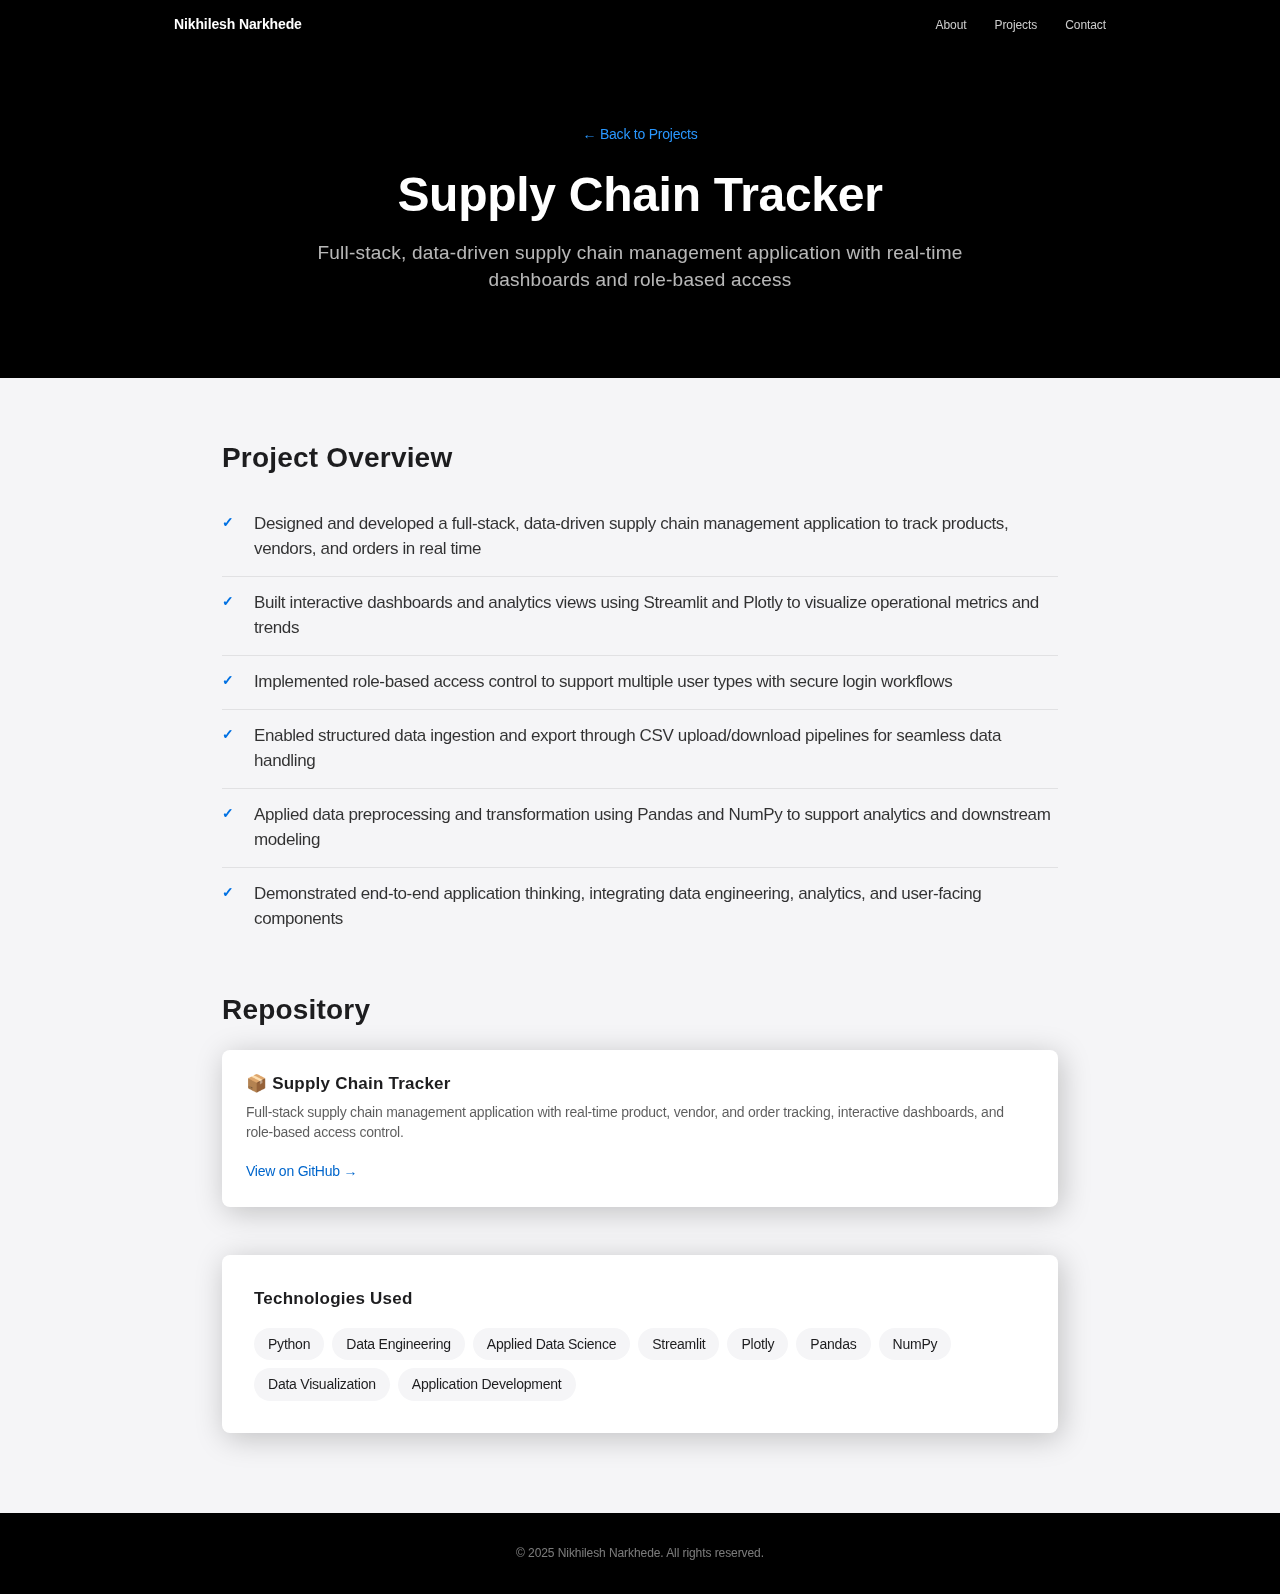
<file: projects/supply-chain-tracker.html>
<!DOCTYPE html>
<html lang="en">
<head>
    <meta charset="UTF-8">
    <meta name="viewport" content="width=device-width, initial-scale=1.0">
    <title>Supply Chain Tracker | Nikhilesh Narkhede</title>
    <link rel="stylesheet" href="../assets/css/style.css">
    <link rel="stylesheet" href="project.css">
</head>
<body>
    <nav class="navbar">
        <div class="nav-container">
            <a href="../index.html" class="nav-logo">Nikhilesh Narkhede</a>
            <ul class="nav-menu">
                <li><a href="../index.html#about">About</a></li>
                <li><a href="../index.html#projects">Projects</a></li>
                <li><a href="../index.html#contact">Contact</a></li>
            </ul>
        </div>
    </nav>

    <header class="project-hero">
        <a href="../index.html#projects" class="back-link">← Back to Projects</a>
        <h1>Supply Chain Tracker</h1>
        <p>Full-stack, data-driven supply chain management application with real-time dashboards and role-based access</p>
    </header>

    <main class="project-detail">
        <section>
            <h2>Project Overview</h2>
            <ul class="highlight-list">
                <li>Designed and developed a full-stack, data-driven supply chain management application to track products, vendors, and orders in real time</li>
                <li>Built interactive dashboards and analytics views using Streamlit and Plotly to visualize operational metrics and trends</li>
                <li>Implemented role-based access control to support multiple user types with secure login workflows</li>
                <li>Enabled structured data ingestion and export through CSV upload/download pipelines for seamless data handling</li>
                <li>Applied data preprocessing and transformation using Pandas and NumPy to support analytics and downstream modeling</li>
                <li>Demonstrated end-to-end application thinking, integrating data engineering, analytics, and user-facing components</li>
            </ul>
        </section>

        <section>
            <h2>Repository</h2>
            <div class="repo-card">
                <h3>📦 Supply Chain Tracker</h3>
                <p>Full-stack supply chain management application with real-time product, vendor, and order tracking, interactive dashboards, and role-based access control.</p>
                <a href="https://github.com/nikhileshnarkhede/supply-chain-tracker" target="_blank" class="repo-link">View on GitHub →</a>
            </div>
        </section>

        <div class="skills-section">
            <h3>Technologies Used</h3>
            <div class="tech-tags">
                <span>Python</span>
                <span>Data Engineering</span>
                <span>Applied Data Science</span>
                <span>Streamlit</span>
                <span>Plotly</span>
                <span>Pandas</span>
                <span>NumPy</span>
                <span>Data Visualization</span>
                <span>Application Development</span>
            </div>
        </div>
    </main>

    <footer class="footer">
        <p>&copy; 2025 Nikhilesh Narkhede. All rights reserved.</p>
    </footer>
</body>
</html>
</file>
<file: assets/css/style.css>
/* ===========================
   APPLE DESIGN SYSTEM
   DESIGN.md — Applied
   =========================== */

:root {
    /* Core Palette */
    --black:          #000000;
    --light-bg:       #f5f5f7;
    --near-black:     #1d1d1f;
    --white:          #ffffff;

    /* Interactive — Apple Blue ONLY accent */
    --apple-blue:     #0071e3;
    --link-light:     #0066cc;
    --link-dark:      #2997ff;
    --focus-ring:     #0071e3;

    /* Dark Surfaces */
    --ds-1: #272729;
    --ds-2: #262628;
    --ds-3: #28282a;
    --ds-4: #2a2a2d;

    /* Text */
    --text-on-dark:          #ffffff;
    --text-secondary-dark:   rgba(255, 255, 255, 0.72);
    --text-on-light:         #1d1d1f;
    --text-secondary-light:  rgba(0, 0, 0, 0.64);
    --text-body-light:       rgba(0, 0, 0, 0.80);

    /* Shadows */
    --shadow-card: rgba(0, 0, 0, 0.22) 3px 5px 30px 0px;

    /* Typography */
    --font-display: -apple-system, "SF Pro Display", "Helvetica Neue", Helvetica, Arial, sans-serif;
    --font-body:    -apple-system, "SF Pro Text",    "Helvetica Neue", Helvetica, Arial, sans-serif;

    --transition: all 0.3s ease;
}

/* ===== Reset & Base ===== */
*, *::before, *::after { margin: 0; padding: 0; box-sizing: border-box; }
html { scroll-behavior: smooth; }
a    { text-decoration: none; color: inherit; }

body {
    font-family: var(--font-body);
    background: var(--light-bg);
    color: var(--near-black);
    line-height: 1.47;
    -webkit-font-smoothing: antialiased;
}

/* ===========================
   NAVIGATION — Apple glass
   =========================== */
.navbar {
    position: fixed;
    top: 0;
    width: 100%;
    height: 48px;
    background: rgba(0, 0, 0, 0.80);
    backdrop-filter: saturate(180%) blur(20px);
    -webkit-backdrop-filter: saturate(180%) blur(20px);
    z-index: 1000;
}

.nav-container {
    max-width: 980px;
    height: 100%;
    margin: 0 auto;
    padding: 0 1.5rem;
    display: flex;
    justify-content: space-between;
    align-items: center;
}

.nav-logo {
    font-family: var(--font-display);
    font-size: 0.875rem;
    font-weight: 600;
    color: var(--white);
    letter-spacing: -0.12px;
    white-space: nowrap;
}

.nav-menu {
    display: flex;
    list-style: none;
    gap: 1.75rem;
}

.nav-menu a {
    font-family: var(--font-body);
    font-size: 0.75rem;           /* 12px */
    font-weight: 400;
    color: var(--white);
    opacity: 0.8;
    transition: opacity 0.2s ease;
    letter-spacing: -0.08px;
}

.nav-menu a:hover { opacity: 1; }

.hamburger {
    display: none;
    flex-direction: column;
    gap: 5px;
    cursor: pointer;
}

.hamburger span {
    width: 22px;
    height: 2px;
    background: var(--white);
    transition: var(--transition);
    border-radius: 1px;
}

/* ===========================
   SECTION SCAFFOLDING
   =========================== */
.section-dark  { background: var(--black); }
.section-light { background: var(--light-bg); }

.section {
    padding: 5rem 2rem;
}

.container {
    max-width: 980px;
    margin: 0 auto;
}

/* Section titles — light bg */
.section-title {
    font-family: var(--font-display);
    font-size: 2.50rem;           /* 40px */
    font-weight: 600;
    line-height: 1.10;
    letter-spacing: -0.02em;
    text-align: center;
    margin-bottom: 3rem;
    color: var(--near-black);
}

/* Section titles — dark bg */
.section-dark .section-title {
    color: var(--white);
}

.section-title::after {
    display: none;                /* Remove old underline — Apple doesn't do this */
}

/* ===========================
   HERO — Black immersive
   =========================== */
.hero {
    min-height: 100vh;
    display: flex;
    align-items: center;
    justify-content: center;
    background: var(--black);
    color: var(--white);
    text-align: center;
    padding: 6rem 2rem 5rem;
}

.hero-content h1 {
    font-family: var(--font-display);
    font-size: clamp(2.25rem, 5vw, 3.50rem); /* max 56px */
    font-weight: 600;
    line-height: 1.07;
    letter-spacing: -0.28px;
    margin-bottom: 1rem;
    color: var(--white);
}

.highlight {
    color: var(--white);          /* Keep white — no colored underline */
}

.tagline {
    font-family: var(--font-display);
    font-size: clamp(1rem, 2.5vw, 1.3125rem); /* 21px */
    font-weight: 400;
    line-height: 1.19;
    letter-spacing: 0.231px;
    color: rgba(255,255,255,0.85);
    margin-bottom: 0.5rem;
}

.subtitle {
    font-family: var(--font-body);
    font-size: 1.0625rem;         /* 17px */
    font-weight: 400;
    line-height: 1.47;
    letter-spacing: -0.374px;
    color: rgba(255,255,255,0.65);
    margin-bottom: 2.5rem;
}

/* CTA row */
.cta-buttons {
    display: flex;
    gap: 1rem;
    justify-content: center;
    flex-wrap: wrap;
}

/* ===========================
   BUTTONS
   =========================== */

/* Primary Blue CTA */
.btn {
    display: inline-block;
    font-family: var(--font-body);
    font-size: 1.0625rem;         /* 17px */
    font-weight: 400;
    line-height: 1;
    padding: 8px 18px;
    border-radius: 8px;
    border: 1px solid transparent;
    cursor: pointer;
    transition: var(--transition);
    letter-spacing: -0.374px;
}

.btn-primary {
    background: var(--apple-blue);
    color: var(--white);
}

.btn-primary:hover {
    background: #0077ed;
    transform: none;
    box-shadow: none;
}

/* Pill outline — "Learn more" style on dark bg */
.btn-pill-dark {
    background: transparent;
    color: var(--link-dark);
    border: 1px solid var(--link-dark);
    border-radius: 980px;
    font-size: 0.875rem;          /* 14px */
    padding: 6px 14px;
}

.btn-pill-dark:hover {
    color: var(--white);
    border-color: var(--white);
}

/* Pill outline on light bg */
.btn-pill-light {
    background: transparent;
    color: var(--link-light);
    border: 1px solid var(--link-light);
    border-radius: 980px;
    font-size: 0.875rem;
    padding: 6px 14px;
}

.btn-pill-light:hover {
    text-decoration: underline;
}

/* Hero secondary — pill outline white */
.btn-secondary {
    background: transparent;
    color: var(--white);
    border: 1px solid rgba(255,255,255,0.55);
    border-radius: 980px;
    font-size: 1.0625rem;
    padding: 8px 18px;
}

.btn-secondary:hover {
    border-color: var(--white);
    background: rgba(255,255,255,0.08);
}

/* Focus accessibility */
.btn:focus-visible,
.btn-pill-dark:focus-visible,
.btn-pill-light:focus-visible,
.btn-secondary:focus-visible {
    outline: 2px solid var(--focus-ring);
    outline-offset: 2px;
}

/* ===========================
   ABOUT — Light section
   =========================== */
.about-content {
    display: grid;
    grid-template-columns: 1.5fr 1fr;
    gap: 3rem;
    align-items: start;
}

.about-text p {
    font-family: var(--font-body);
    font-size: 1.0625rem;
    font-weight: 400;
    line-height: 1.47;
    letter-spacing: -0.374px;
    color: var(--text-body-light);
    margin-bottom: 1rem;
    text-align: justify;
}

.about-text strong { color: var(--near-black); }

.about-text a {
    color: var(--link-light);
    transition: var(--transition);
}
.about-text a:hover { text-decoration: underline; }

.skills h3 {
    font-family: var(--font-display);
    font-size: 1.3125rem;
    font-weight: 600;
    color: var(--near-black);
    margin-bottom: 1rem;
    letter-spacing: -0.02em;
}

.skill-tags {
    display: flex;
    flex-wrap: wrap;
    gap: 0.5rem;
}

.skill-tags span {
    font-family: var(--font-body);
    font-size: 0.875rem;
    font-weight: 400;
    letter-spacing: -0.224px;
    background: rgba(0,0,0,0.06);
    color: var(--near-black);
    padding: 6px 14px;
    border-radius: 980px;
    transition: var(--transition);
}

.skill-tags span:hover {
    background: var(--apple-blue);
    color: var(--white);
}

/* ===========================
   EXPERIENCE — Dark section
   =========================== */
.timeline {
    position: relative;
    max-width: 860px;
    margin: 0 auto;
}

.timeline::before {
    content: '';
    position: absolute;
    left: 0;
    top: 0;
    bottom: 0;
    width: 2px;
    background: rgba(255,255,255,0.15);
    border-radius: 1px;
}

.timeline-item {
    position: relative;
    padding-left: 2.5rem;
    margin-bottom: 2.5rem;
}

.timeline-item::before {
    content: '';
    position: absolute;
    left: -5px;
    top: 6px;
    width: 12px;
    height: 12px;
    background: var(--apple-blue);
    border-radius: 50%;
    border: 2px solid var(--black);
}

.timeline-date {
    font-family: var(--font-body);
    font-size: 0.75rem;           /* 12px */
    font-weight: 600;
    letter-spacing: -0.08px;
    color: var(--link-dark);
    margin-bottom: 0.5rem;
    text-transform: uppercase;
}

.timeline-content {
    background: var(--ds-1);
    padding: 1.5rem;
    border-radius: 8px;
    box-shadow: var(--shadow-card);
}

.timeline-content h3 {
    font-family: var(--font-display);
    font-size: 1.0625rem;
    font-weight: 700;
    color: var(--white);
    margin-bottom: 0.25rem;
    letter-spacing: 0.231px;
}

.timeline-content h4 {
    font-family: var(--font-body);
    font-size: 0.875rem;
    font-weight: 400;
    color: var(--text-secondary-dark);
    margin-bottom: 0.75rem;
    letter-spacing: -0.224px;
}

.timeline-content p {
    font-family: var(--font-body);
    font-size: 0.875rem;
    font-weight: 400;
    line-height: 1.47;
    letter-spacing: -0.224px;
    color: var(--text-secondary-dark);
    margin-bottom: 0.75rem;
}

.exp-tags {
    display: flex;
    flex-wrap: wrap;
    gap: 0.4rem;
}

.exp-tags span {
    font-family: var(--font-body);
    font-size: 0.75rem;
    font-weight: 400;
    letter-spacing: -0.08px;
    background: rgba(255,255,255,0.08);
    color: rgba(255,255,255,0.72);
    padding: 3px 10px;
    border-radius: 980px;
}

/* ===========================
   PROJECTS — Light section
   =========================== */
.projects-grid {
    display: grid;
    grid-template-columns: repeat(auto-fit, minmax(300px, 1fr));
    gap: 1.25rem;
}

.project-card {
    background: var(--white);
    padding: 1.75rem;
    border-radius: 8px;
    box-shadow: var(--shadow-card);
    transition: var(--transition);
    border: none;
}

.project-card:hover {
    box-shadow: rgba(0,0,0,0.28) 3px 8px 40px 0px;
}

.project-card h3 {
    font-family: var(--font-display);
    font-size: 1.0625rem;
    font-weight: 700;
    line-height: 1.19;
    letter-spacing: 0.231px;
    color: var(--near-black);
    margin-bottom: 0.75rem;
}

.project-card p {
    font-family: var(--font-body);
    font-size: 0.875rem;
    font-weight: 400;
    line-height: 1.47;
    letter-spacing: -0.224px;
    color: var(--text-body-light);
    margin-bottom: 1rem;
}

.project-tags {
    display: flex;
    flex-wrap: wrap;
    gap: 0.4rem;
    margin-bottom: 1rem;
}

.project-tags span {
    font-family: var(--font-body);
    font-size: 0.75rem;
    font-weight: 400;
    letter-spacing: -0.08px;
    background: var(--light-bg);
    color: var(--text-body-light);
    padding: 3px 10px;
    border-radius: 980px;
}

.project-link {
    font-family: var(--font-body);
    font-size: 0.875rem;
    font-weight: 400;
    letter-spacing: -0.224px;
    color: var(--link-light);
    transition: var(--transition);
}

.project-link:hover { text-decoration: underline; }

.more-projects {
    text-align: center;
    margin-top: 2.5rem;
}

/* ===========================
   PUBLICATIONS — Dark section
   =========================== */
.publications-list {
    max-width: 860px;
    margin: 0 auto;
}

.publication-item {
    background: var(--ds-3);
    padding: 2rem;
    border-radius: 8px;
    margin-bottom: 1rem;
    box-shadow: var(--shadow-card);
}

.publication-item h3 {
    font-family: var(--font-display);
    font-size: 1.0625rem;
    font-weight: 700;
    line-height: 1.19;
    letter-spacing: 0.231px;
    color: var(--white);
    margin-bottom: 0.5rem;
}

.pub-venue {
    font-family: var(--font-body);
    font-size: 0.875rem;
    font-weight: 600;
    letter-spacing: -0.224px;
    color: var(--link-dark);
    margin-bottom: 0.75rem;
}

.publication-item p {
    font-family: var(--font-body);
    font-size: 0.875rem;
    font-weight: 400;
    line-height: 1.47;
    letter-spacing: -0.224px;
    color: var(--text-secondary-dark);
    margin-bottom: 0.75rem;
}

.publication-item .project-link {
    color: var(--link-dark);
}

/* ===========================
   SKILLS GRAPH — Light section
   =========================== */
.skills-subtitle {
    text-align: center;
    font-family: var(--font-body);
    font-size: 1.0625rem;
    font-weight: 400;
    letter-spacing: -0.374px;
    color: var(--text-body-light);
    margin-bottom: 2rem;
}

#skills-graph {
    width: 100%;
    height: 600px;
    background: var(--white);
    border-radius: 8px;
    overflow: hidden;
    box-shadow: rgba(0, 0, 0, 0.12) 0 8px 24px -16px;
    position: relative;
}

#skills-graph svg {
    display: block;
    position: relative;
    z-index: 1;
}

#skill-tooltip {
    position: absolute;
    background: rgba(255, 255, 255, 0.98);
    border: 1px solid rgba(29, 29, 31, 0.10);
    padding: 0.6rem 0.85rem;
    border-radius: 8px;
    box-shadow: rgba(0, 0, 0, 0.14) 0 12px 30px -18px;
    pointer-events: none;
    opacity: 0;
    transition: opacity 0.16s ease;
    z-index: 1000;
    font-family: var(--font-body);
    font-size: 0.875rem;
    color: var(--near-black);
    max-width: 210px;
    letter-spacing: -0.224px;
}

#skill-tooltip strong {
    color: var(--near-black);
    font-weight: 600;
}

/* ===========================
   EDUCATION — Dark section
   =========================== */
.education-grid {
    display: grid;
    grid-template-columns: repeat(auto-fit, minmax(340px, 1fr));
    gap: 1.5rem;
    margin-bottom: 2rem;
}

.education-card {
    background: var(--ds-1);
    padding: 2rem;
    border-radius: 8px;
    box-shadow: var(--shadow-card);
}

.education-card h3 {
    font-family: var(--font-display);
    font-size: 1.0625rem;
    font-weight: 700;
    line-height: 1.19;
    letter-spacing: 0.231px;
    color: var(--white);
    margin-bottom: 0.25rem;
}

.education-card h4 {
    font-family: var(--font-body);
    font-size: 0.875rem;
    font-weight: 400;
    letter-spacing: -0.224px;
    color: var(--link-dark);
    margin-bottom: 0.5rem;
}

.edu-date {
    font-family: var(--font-body);
    font-size: 0.75rem;
    font-weight: 600;
    letter-spacing: -0.08px;
    color: rgba(255,255,255,0.48);
    margin-bottom: 0.75rem;
}

.education-card p {
    font-family: var(--font-body);
    font-size: 0.875rem;
    line-height: 1.47;
    letter-spacing: -0.224px;
    color: var(--text-secondary-dark);
}

.certification { margin-top: 2.5rem; }

.certification h3 {
    font-family: var(--font-display);
    font-size: 1.3125rem;
    font-weight: 600;
    letter-spacing: 0.231px;
    color: var(--white);
    text-align: center;
    margin-bottom: 1.5rem;
}

.cert-card {
    background: var(--ds-1);
    border-radius: 8px;
    padding: 2rem;
    max-width: 860px;
    margin: 0 auto;
    box-shadow: var(--shadow-card);
}

.cert-header {
    display: grid;
    grid-template-columns: 2.25rem 1fr;
    align-items: center;
    column-gap: 1rem;
    margin-bottom: 1.5rem;
    padding-bottom: 1rem;
    border-bottom: 1px solid rgba(255,255,255,0.10);
}

.cert-icon {
    font-size: 1.9rem;
    line-height: 1;
    width: 2.25rem;
    display: inline-flex;
    align-items: center;
    justify-content: center;
    flex-shrink: 0;
    transform: translateY(1px);
}

.cert-header h4 {
    font-family: var(--font-display);
    font-size: 1.0625rem;
    font-weight: 700;
    letter-spacing: 0.231px;
    color: var(--white);
    margin-bottom: 0.25rem;
}

.cert-header h4 a {
    color: var(--link-dark);
    transition: var(--transition);
}

.cert-header h4 a:hover { text-decoration: underline; }

.cert-issuer {
    font-family: var(--font-body);
    font-size: 0.875rem;
    font-weight: 400;
    letter-spacing: -0.224px;
    color: var(--text-secondary-dark);
}

.cert-modules { display: grid; gap: 0.75rem; }

.cert-module {
    background: var(--ds-4);
    padding: 1rem 1.25rem;
    border-radius: 8px;
}

.cert-module h5 {
    display: grid;
    grid-template-columns: 1.25rem 1fr;
    align-items: start;
    column-gap: 0.45rem;
    font-family: var(--font-display);
    font-size: 0.875rem;
    font-weight: 600;
    color: var(--white);
    letter-spacing: -0.224px;
    margin-bottom: 0.4rem;
}

.module-icon {
    width: 1.15rem;
    height: 1.15rem;
    object-fit: contain;
    display: block;
    transform: translateY(1px);
    background: transparent;
    mix-blend-mode: multiply;
    opacity: 0.98;
    filter: saturate(1.05) contrast(1.08) brightness(1.12);
}

.cert-module p {
    font-family: var(--font-body);
    font-size: 0.8125rem;
    font-weight: 400;
    line-height: 1.47;
    letter-spacing: -0.12px;
    color: var(--text-secondary-dark);
}

.cert-card .btn {
    display: inline-block;
    margin-top: 1.25rem;
}

/* ===========================
   CONTACT — Light section
   =========================== */
.contact-content { text-align: center; }

.contact-content > p {
    font-family: var(--font-body);
    font-size: 1.0625rem;
    font-weight: 400;
    line-height: 1.47;
    letter-spacing: -0.374px;
    color: var(--text-body-light);
    margin-bottom: 2rem;
}

.contact-links {
    display: flex;
    justify-content: center;
    gap: 1rem;
    flex-wrap: wrap;
    margin-bottom: 1.5rem;
}

.contact-link {
    display: flex;
    align-items: center;
    gap: 0.5rem;
    padding: 10px 18px;
    background: var(--white);
    border-radius: 8px;
    box-shadow: var(--shadow-card);
    font-family: var(--font-body);
    font-size: 0.875rem;
    font-weight: 400;
    letter-spacing: -0.224px;
    color: var(--near-black);
    transition: var(--transition);
}

.contact-link:hover {
    color: var(--apple-blue);
    box-shadow: rgba(0,0,0,0.28) 3px 8px 40px 0px;
}

.contact-link .contact-icon {
    width: 1.1rem;
    height: 1.1rem;
    object-fit: contain;
    display: block;
    background: transparent;
    border-radius: 2px;
    flex-shrink: 0;
    mix-blend-mode: multiply;
    opacity: 0.98;
    filter: saturate(1.05) contrast(1.08);
}

.location {
    font-family: var(--font-body);
    font-size: 0.875rem;
    letter-spacing: -0.224px;
    color: var(--text-secondary-light);
}

.libutton {
    display: inline-flex;
    align-items: center;
    justify-content: center;
    gap: 0.5rem;
    padding: 7px 14px;
    text-align: center;
    text-decoration: none !important;
    color: #ffffff !important;
    min-width: 200px;
    height: 32px;
    border-radius: 16px;
    background-color: #0A66C2;
    font-family: "SF Pro Text", "Helvetica Neue", Helvetica, Arial, sans-serif;
    font-size: 0.875rem;
    margin: 0 auto 1rem auto;
    transition: filter 0.2s ease, transform 0.2s ease;
}

.libutton:hover {
    filter: brightness(1.07);
    transform: translateY(-1px);
}

.libutton-icon {
    width: 14px;
    height: 14px;
    object-fit: contain;
    display: block;
}

/* ===========================
   FOOTER
   =========================== */
.footer {
    background: var(--black);
    color: rgba(255,255,255,0.48);
    text-align: center;
    padding: 2rem;
    font-family: var(--font-body);
    font-size: 0.75rem;
    font-weight: 400;
    letter-spacing: -0.08px;
}

/* ===========================
   CHATBOT — updated to Apple
   =========================== */
#chatbot-btn {
    position: fixed;
    bottom: 28px;
    right: 28px;
    background: var(--apple-blue);
    color: var(--white);
    border: none;
    border-radius: 980px;
    padding: 10px 20px;
    font-family: var(--font-body);
    font-size: 0.875rem;
    font-weight: 400;
    letter-spacing: -0.224px;
    cursor: pointer;
    display: flex;
    align-items: center;
    gap: 8px;
    box-shadow: rgba(0, 113, 227, 0.35) 0 4px 20px;
    transition: var(--transition);
    z-index: 999;
}

#chatbot-btn:hover {
    background: #0077ed;
    box-shadow: rgba(0, 113, 227, 0.50) 0 6px 28px;
}

.chat-icon-img {
    width: 1.05rem;
    height: 1.05rem;
    object-fit: contain;
    display: inline-block;
    vertical-align: middle;
    border-radius: 2px;
    flex-shrink: 0;
}

#chatbot-modal {
    display: none;
    position: fixed;
    bottom: 24px;
    right: 24px;
    width: 400px;
    max-width: 92vw;
    height: 580px;
    background: var(--near-black);
    border-radius: 12px;
    box-shadow: rgba(0,0,0,0.50) 0 8px 40px;
    z-index: 1000;
    flex-direction: column;
    overflow: hidden;
    border: 1px solid rgba(255,255,255,0.10);
}

#chatbot-header {
    background: var(--ds-4);
    padding: 12px 18px;
    display: flex;
    justify-content: space-between;
    align-items: center;
    color: var(--white);
    font-family: var(--font-body);
    font-size: 0.875rem;
    font-weight: 600;
    letter-spacing: -0.224px;
    border-bottom: 1px solid rgba(255,255,255,0.08);
}

#chatbot-close {
    background: none;
    border: none;
    color: rgba(255,255,255,0.48);
    font-size: 1.25rem;
    cursor: pointer;
    line-height: 1;
    transition: color 0.2s;
    border-radius: 50%;
    width: 28px;
    height: 28px;
    display: flex;
    align-items: center;
    justify-content: center;
}

#chatbot-close:hover {
    background: rgba(255,255,255,0.12);
    color: var(--white);
}

#chatbot-iframe {
    flex: 1;
    width: 100%;
    border: none;
    background: #0f1117;
}

/* ===========================
   RESPONSIVE
   =========================== */
@media (max-width: 768px) {
    .nav-menu {
        position: fixed;
        top: 48px;
        left: -100%;
        width: 100%;
        height: calc(100vh - 48px);
        background: rgba(0, 0, 0, 0.96);
        backdrop-filter: saturate(180%) blur(20px);
        -webkit-backdrop-filter: saturate(180%) blur(20px);
        flex-direction: column;
        align-items: center;
        justify-content: center;
        gap: 2rem;
        transition: left 0.35s ease;
    }

    .nav-menu.active { left: 0; }

    .nav-menu a {
        font-size: 1.0625rem;
        opacity: 1;
    }

    .hamburger { display: flex; }

    .hamburger.active span:nth-child(1) { transform: rotate(45deg) translate(5px, 5px); }
    .hamburger.active span:nth-child(2) { opacity: 0; }
    .hamburger.active span:nth-child(3) { transform: rotate(-45deg) translate(5px, -5px); }

    .about-content { grid-template-columns: 1fr; }
    .projects-grid { grid-template-columns: 1fr; }
    .education-grid { grid-template-columns: 1fr; }

    .hero-content h1 { font-size: 2.25rem; }
    .section-title { font-size: 2rem; }

    .contact-links {
        flex-direction: column;
        align-items: center;
    }

    #skills-graph { height: 500px; }
}

@media (max-width: 480px) {
    .nav-logo { font-size: 0.75rem; }
    .hero-content h1 { font-size: 1.75rem; letter-spacing: -0.2px; }
    .tagline { font-size: 1rem; }
    .section { padding: 4rem 1.25rem; }
    .timeline::before { left: 0; }
}
</file>
<file: projects/project.css>
/* ===========================
   PROJECT PAGES — Apple Design
   Shared stylesheet for all
   projects/*.html pages
   =========================== */

/* ===========================
   PROJECT HERO — Black immersive
   =========================== */
.project-hero {
    background: #000000;
    color: #ffffff;
    padding: 7rem 2rem 4.5rem;
    text-align: center;
    min-height: 42vh;
    display: flex;
    flex-direction: column;
    align-items: center;
    justify-content: center;
}

.back-link {
    display: inline-block;
    margin-bottom: 1.5rem;
    font-family: -apple-system, "SF Pro Text", "Helvetica Neue", Helvetica, Arial, sans-serif;
    font-size: 0.875rem;
    font-weight: 400;
    letter-spacing: -0.224px;
    color: #2997ff;
    transition: color 0.2s ease;
}

.back-link:hover {
    color: #ffffff;
    text-decoration: underline;
}

.project-hero h1 {
    font-family: -apple-system, "SF Pro Display", "Helvetica Neue", Helvetica, Arial, sans-serif;
    font-size: clamp(2rem, 5vw, 3rem);
    font-weight: 600;
    line-height: 1.07;
    letter-spacing: -0.28px;
    color: #ffffff;
    margin-bottom: 1.25rem;
    max-width: 800px;
}

.project-hero p {
    font-family: -apple-system, "SF Pro Display", "Helvetica Neue", Helvetica, Arial, sans-serif;
    font-size: 1.1875rem;             /* ~19px */
    font-weight: 400;
    line-height: 1.42;
    letter-spacing: 0.012em;
    color: rgba(255, 255, 255, 0.72);
    max-width: 680px;
    margin: 0 auto;
}

/* ===========================
   PROJECT DETAIL — Light content
   =========================== */
.project-detail {
    padding: 4rem 2rem 5rem;
    max-width: 900px;
    margin: 0 auto;
    background: #f5f5f7;
}

.project-detail section {
    margin-bottom: 3rem;
}

.project-detail h2 {
    font-family: -apple-system, "SF Pro Display", "Helvetica Neue", Helvetica, Arial, sans-serif;
    font-size: 1.75rem;               /* 28px tile heading */
    font-weight: 600;
    line-height: 1.14;
    letter-spacing: 0.196px;
    color: #1d1d1f;
    margin-bottom: 1.5rem;
}

/* ===========================
   HIGHLIGHT LIST
   =========================== */
.highlight-list {
    list-style: none;
    padding: 0;
    margin: 0;
}

.highlight-list li {
    position: relative;
    padding: 0.875rem 0 0.875rem 2rem;
    font-family: -apple-system, "SF Pro Text", "Helvetica Neue", Helvetica, Arial, sans-serif;
    font-size: 1.0625rem;             /* 17px */
    font-weight: 400;
    line-height: 1.47;
    letter-spacing: -0.374px;
    color: rgba(0, 0, 0, 0.80);
    border-bottom: 1px solid rgba(0, 0, 0, 0.08);
}

.highlight-list li:last-child {
    border-bottom: none;
}

.highlight-list li::before {
    content: '✓';
    position: absolute;
    left: 0;
    top: 0.875rem;
    color: #0071e3;
    font-weight: 700;
    font-size: 0.9rem;
}

/* ===========================
   REPO CARDS
   =========================== */
.repo-cards {
    display: grid;
    gap: 1.25rem;
    margin: 0;
}

.repo-card {
    background: #ffffff;
    border-radius: 8px;
    padding: 1.5rem;
    box-shadow: rgba(0, 0, 0, 0.22) 3px 5px 30px 0px;
    border: none;
    border-left: none;
    transition: box-shadow 0.3s ease, transform 0.3s ease;
    margin: 0;
}

.repo-card + .repo-card {
    margin-top: 0;
}

/* Single repo-card (no .repo-cards wrapper) */
.project-detail > section .repo-card,
.project-detail section .repo-card {
    margin: 0;
}

.repo-card:hover {
    box-shadow: rgba(0, 0, 0, 0.28) 3px 8px 40px 0px;
    transform: translateY(-2px);
}

.repo-card h3 {
    font-family: -apple-system, "SF Pro Display", "Helvetica Neue", Helvetica, Arial, sans-serif;
    font-size: 1.0625rem;
    font-weight: 700;
    line-height: 1.19;
    letter-spacing: 0.231px;
    color: #1d1d1f;
    margin-bottom: 0.5rem;
}

.repo-card p {
    font-family: -apple-system, "SF Pro Text", "Helvetica Neue", Helvetica, Arial, sans-serif;
    font-size: 0.875rem;
    font-weight: 400;
    line-height: 1.47;
    letter-spacing: -0.224px;
    color: rgba(0, 0, 0, 0.64);
    margin-bottom: 1rem;
}

.repo-link {
    display: inline-flex;
    align-items: center;
    gap: 0.4rem;
    font-family: -apple-system, "SF Pro Text", "Helvetica Neue", Helvetica, Arial, sans-serif;
    font-size: 0.875rem;
    font-weight: 400;
    letter-spacing: -0.224px;
    color: #0066cc;
    transition: color 0.2s ease;
}

.repo-link:hover {
    color: #0071e3;
    text-decoration: underline;
}

/* ===========================
   TECHNOLOGIES — Skills section
   =========================== */
.skills-section {
    background: #ffffff;
    border-radius: 8px;
    padding: 2rem;
    margin-top: 2rem;
    box-shadow: rgba(0, 0, 0, 0.22) 3px 5px 30px 0px;
}

.skills-section h3 {
    font-family: -apple-system, "SF Pro Display", "Helvetica Neue", Helvetica, Arial, sans-serif;
    font-size: 1.0625rem;
    font-weight: 700;
    letter-spacing: 0.231px;
    color: #1d1d1f;
    margin-bottom: 1rem;
}

.tech-tags {
    display: flex;
    flex-wrap: wrap;
    gap: 0.5rem;
}

.tech-tags span {
    font-family: -apple-system, "SF Pro Text", "Helvetica Neue", Helvetica, Arial, sans-serif;
    font-size: 0.875rem;
    font-weight: 400;
    letter-spacing: -0.224px;
    background: #f5f5f7;
    color: #1d1d1f;
    padding: 6px 14px;
    border-radius: 980px;
    transition: background 0.2s ease, color 0.2s ease;
}

.tech-tags span:hover {
    background: #0071e3;
    color: #ffffff;
}

/* ===========================
   RESPONSIVE
   =========================== */
@media (max-width: 768px) {
    .project-hero {
        padding: 6rem 1.5rem 3rem;
        min-height: 38vh;
    }

    .project-hero h1 {
        font-size: 1.875rem;
        letter-spacing: -0.2px;
    }

    .project-detail {
        padding: 3rem 1.25rem 4rem;
    }

    .project-detail h2 {
        font-size: 1.4375rem;
    }
}
</file>
